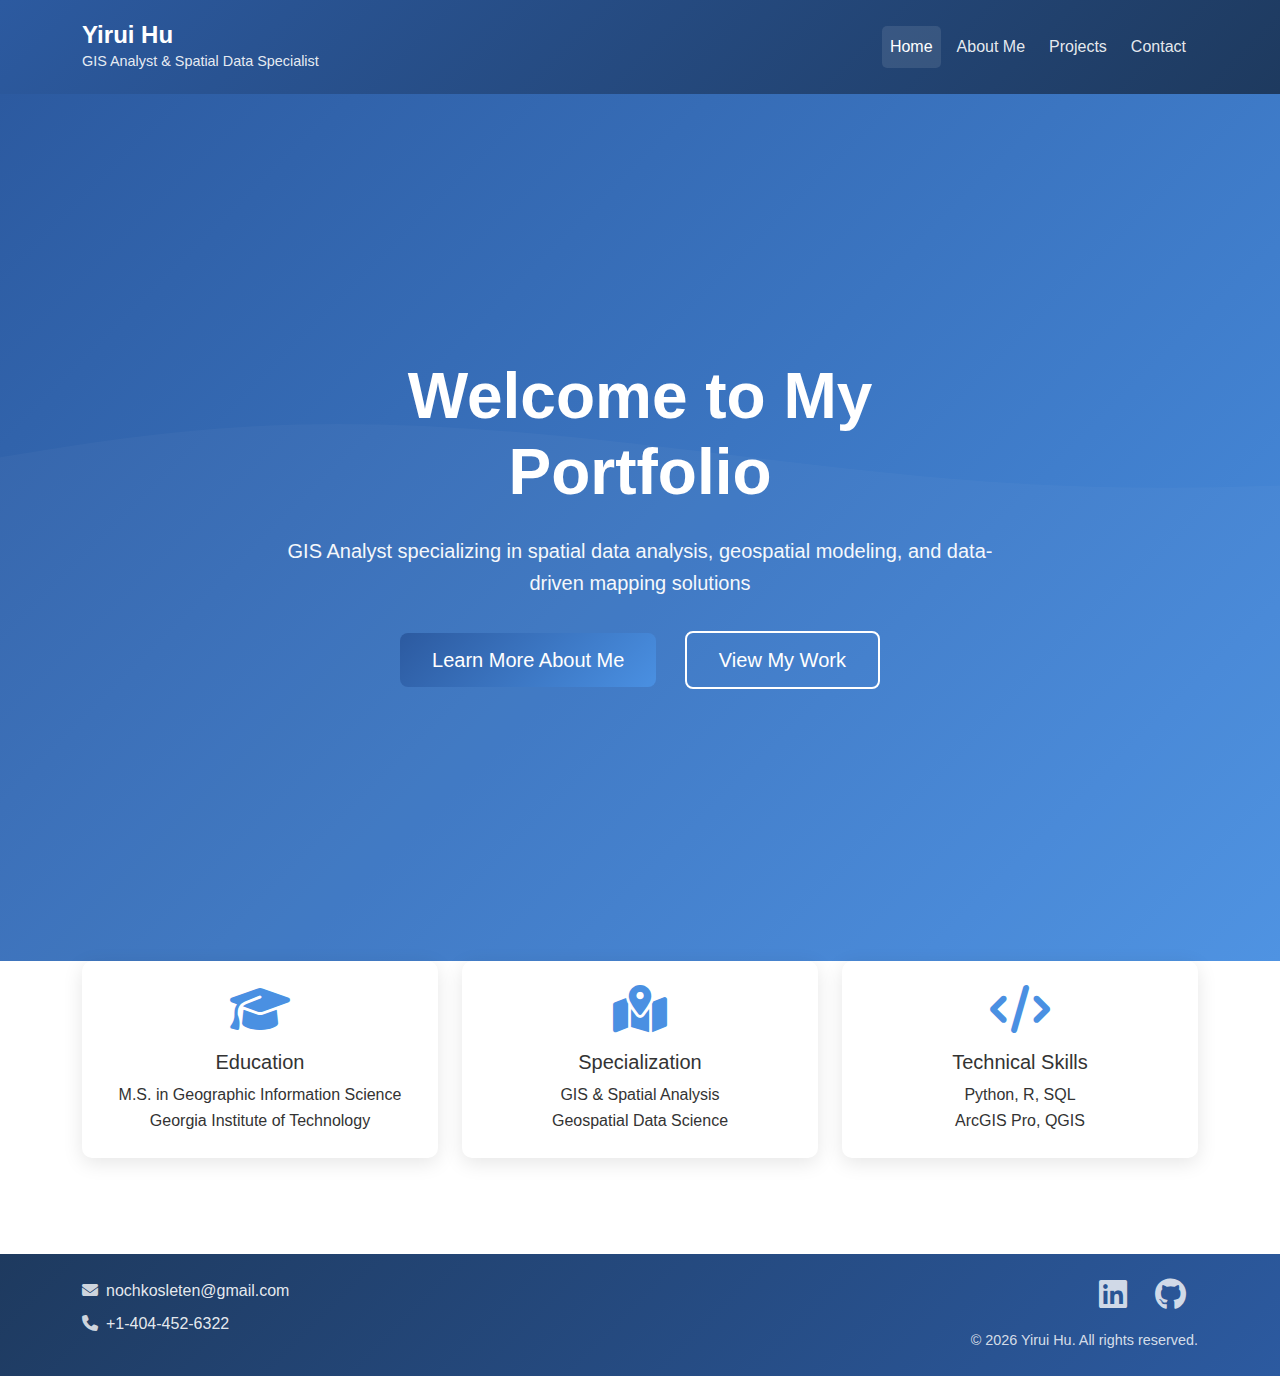
<file: index.html>
<!DOCTYPE html>
<html lang="en">
<head>
    <meta charset="UTF-8">
    <meta name="viewport" content="width=device-width, initial-scale=1.0">
    <meta name="description" content="Yirui Hu - GIS Analyst & Spatial Data Specialist Portfolio">
    <title>Yirui Hu | GIS Analyst</title>
    <!-- Bootstrap CSS -->
    <link href="https://cdn.jsdelivr.net/npm/bootstrap@5.3.0/dist/css/bootstrap.min.css" rel="stylesheet">
    <!-- Font Awesome for icons -->
    <link rel="stylesheet" href="https://cdnjs.cloudflare.com/ajax/libs/font-awesome/6.4.0/css/all.min.css">
    <!-- Custom CSS -->
    <link rel="stylesheet" href="css/styles.css">
</head>
<body>
    <!-- Header -->
    <header class="header-section">
        <nav class="navbar navbar-expand-lg navbar-dark">
            <div class="container">
                <a class="navbar-brand" href="index.html">
                    <h2 class="mb-0">Yirui Hu</h2>
                    <p class="profession mb-0">GIS Analyst & Spatial Data Specialist</p>
                </a>
                <button class="navbar-toggler" type="button" data-bs-toggle="collapse" data-bs-target="#navbarNav"
                        aria-controls="navbarNav" aria-expanded="false" aria-label="Toggle navigation">
                    <span class="navbar-toggler-icon"></span>
                </button>
                <div class="collapse navbar-collapse justify-content-end" id="navbarNav">
                    <ul class="navbar-nav">
                        <li class="nav-item">
                            <a class="nav-link active" href="index.html">Home</a>
                        </li>
                        <li class="nav-item">
                            <a class="nav-link" href="aboutme.html">About Me</a>
                        </li>
                        <li class="nav-item">
                            <a class="nav-link" href="projects.html">Projects</a>
                        </li>
                        <li class="nav-item">
                            <a class="nav-link" href="contact.html">Contact</a>
                        </li>
                    </ul>
                </div>
            </div>
        </nav>
    </header>

    <!-- Main Content -->
    <main>
        <!-- Hero Section -->
        <section class="hero-section">
            <div class="container">
                <div class="row align-items-center min-vh-75">
                    <div class="col-lg-8 mx-auto text-center">
                        <h1 class="display-3 fw-bold mb-4 fade-in">Welcome to My Portfolio</h1>
                        <p class="lead mb-4 fade-in-delay">
                            GIS Analyst specializing in spatial data analysis, geospatial modeling,
                            and data-driven mapping solutions
                        </p>
                        <div class="hero-buttons fade-in-delay-2">
                            <a href="aboutme.html" class="btn btn-primary btn-lg me-3">Learn More About Me</a>
                            <a href="projects.html" class="btn btn-outline-light btn-lg">View My Work</a>
                        </div>
                    </div>
                </div>
            </div>
        </section>

        <!-- Quick Overview Section -->
        <section class="overview-section py-5">
            <div class="container">
                <div class="row g-4">
                    <div class="col-md-4">
                        <div class="overview-card text-center p-4">
                            <div class="icon-wrapper mb-3">
                                <i class="fas fa-graduation-cap fa-3x"></i>
                            </div>
                            <h3 class="h5">Education</h3>
                            <p class="mb-0">M.S. in Geographic Information Science<br>Georgia Institute of Technology</p>
                        </div>
                    </div>
                    <div class="col-md-4">
                        <div class="overview-card text-center p-4">
                            <div class="icon-wrapper mb-3">
                                <i class="fas fa-map-marked-alt fa-3x"></i>
                            </div>
                            <h3 class="h5">Specialization</h3>
                            <p class="mb-0">GIS & Spatial Analysis<br>Geospatial Data Science</p>
                        </div>
                    </div>
                    <div class="col-md-4">
                        <div class="overview-card text-center p-4">
                            <div class="icon-wrapper mb-3">
                                <i class="fas fa-code fa-3x"></i>
                            </div>
                            <h3 class="h5">Technical Skills</h3>
                            <p class="mb-0">Python, R, SQL<br>ArcGIS Pro, QGIS</p>
                        </div>
                    </div>
                </div>
            </div>
        </section>
    </main>

    <!-- Footer -->
    <footer class="footer-section py-4">
        <div class="container">
            <div class="row">
                <div class="col-md-6 mb-3 mb-md-0">
                    <p class="mb-2"><i class="fas fa-envelope me-2"></i>nochkosleten@gmail.com</p>
                    <p class="mb-0"><i class="fas fa-phone me-2"></i>+1-404-452-6322</p>
                </div>
                <div class="col-md-6 text-md-end">
                    <div class="social-links mb-3">
                        <a href="https://www.linkedin.com/in/yirui-hu-13a015210/" target="_blank" class="social-icon" aria-label="LinkedIn">
                            <i class="fab fa-linkedin fa-2x"></i>
                        </a>
                        <a href="https://github.com/sherlyhu00" target="_blank" class="social-icon" aria-label="GitHub">
                            <i class="fab fa-github fa-2x"></i>
                        </a>
                    </div>
                    <p class="copyright mb-0">&copy; 2024 Yirui Hu. All rights reserved.</p>
                </div>
            </div>
        </div>
    </footer>

    <!-- Bootstrap JS -->
    <script src="https://cdn.jsdelivr.net/npm/bootstrap@5.3.0/dist/js/bootstrap.bundle.min.js"></script>
    <!-- Custom JS -->
    <script src="js/script.js"></script>
</body>
</html>
</file>
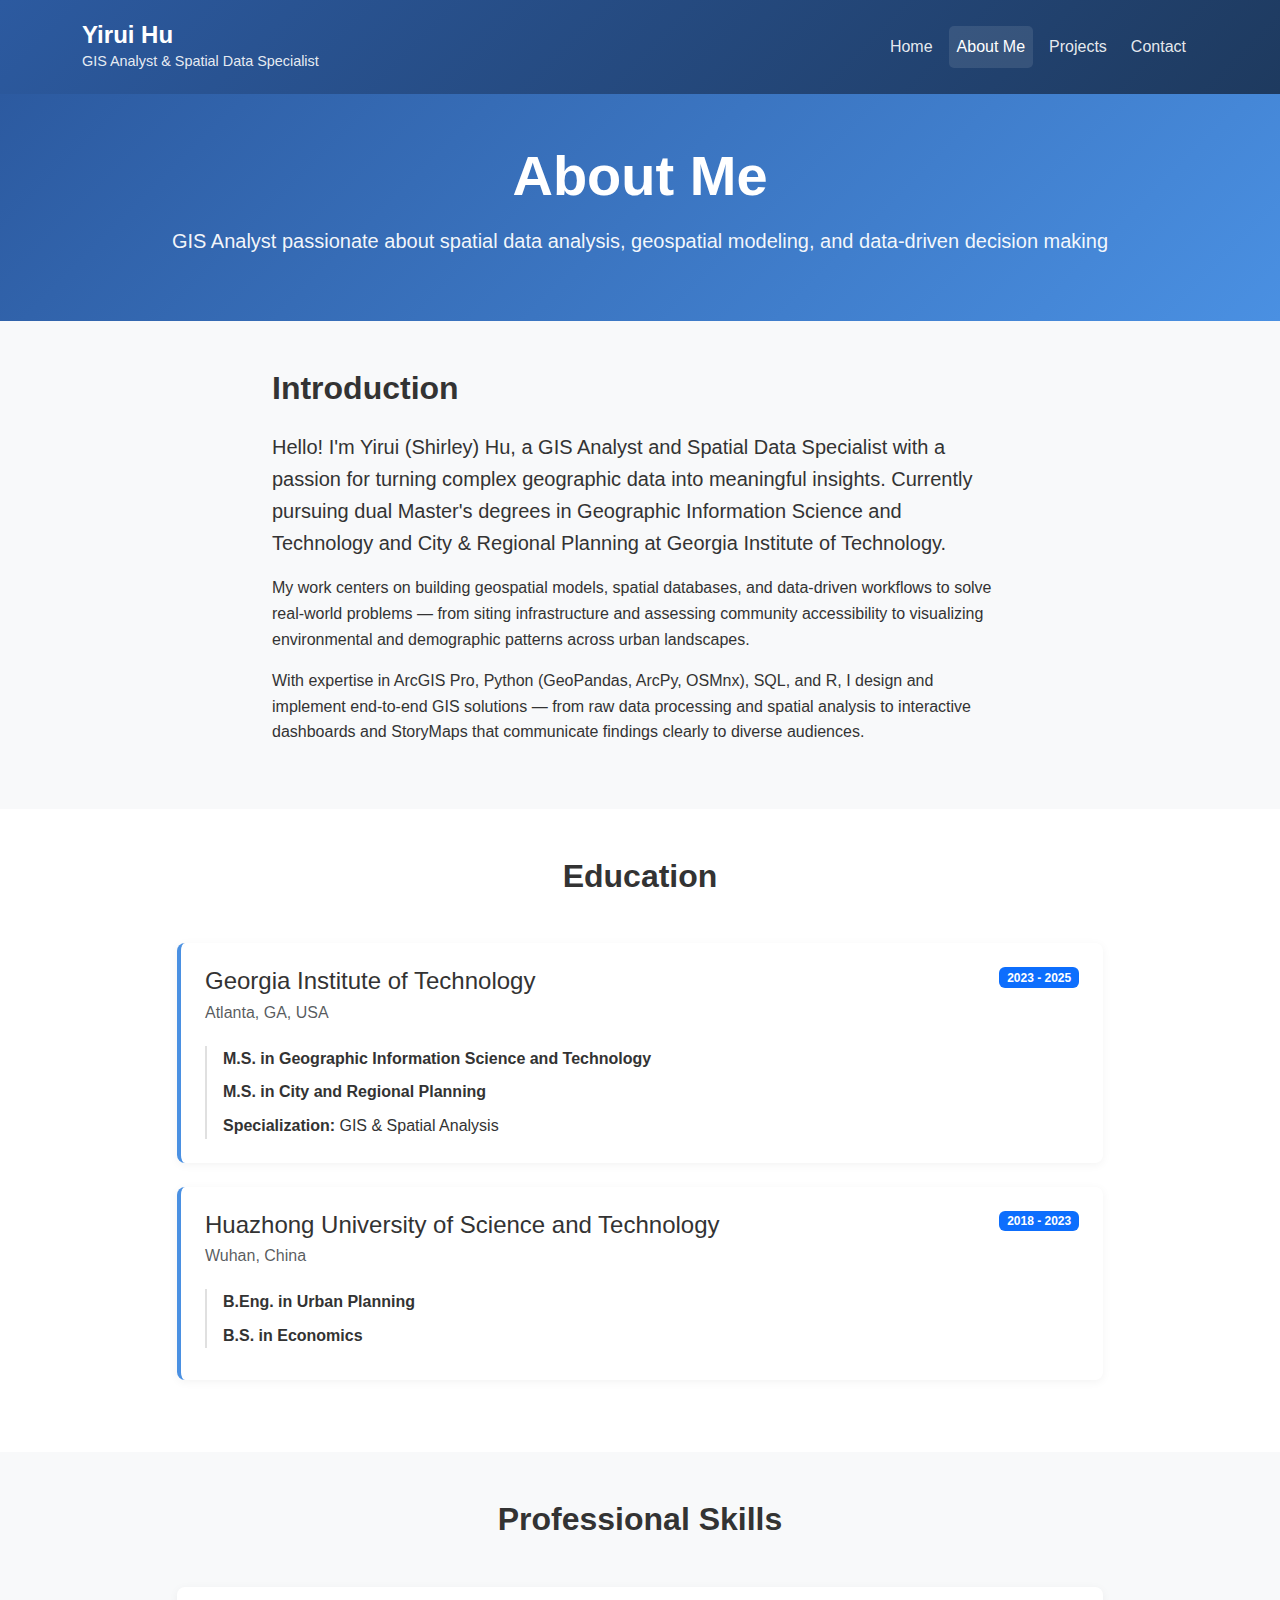
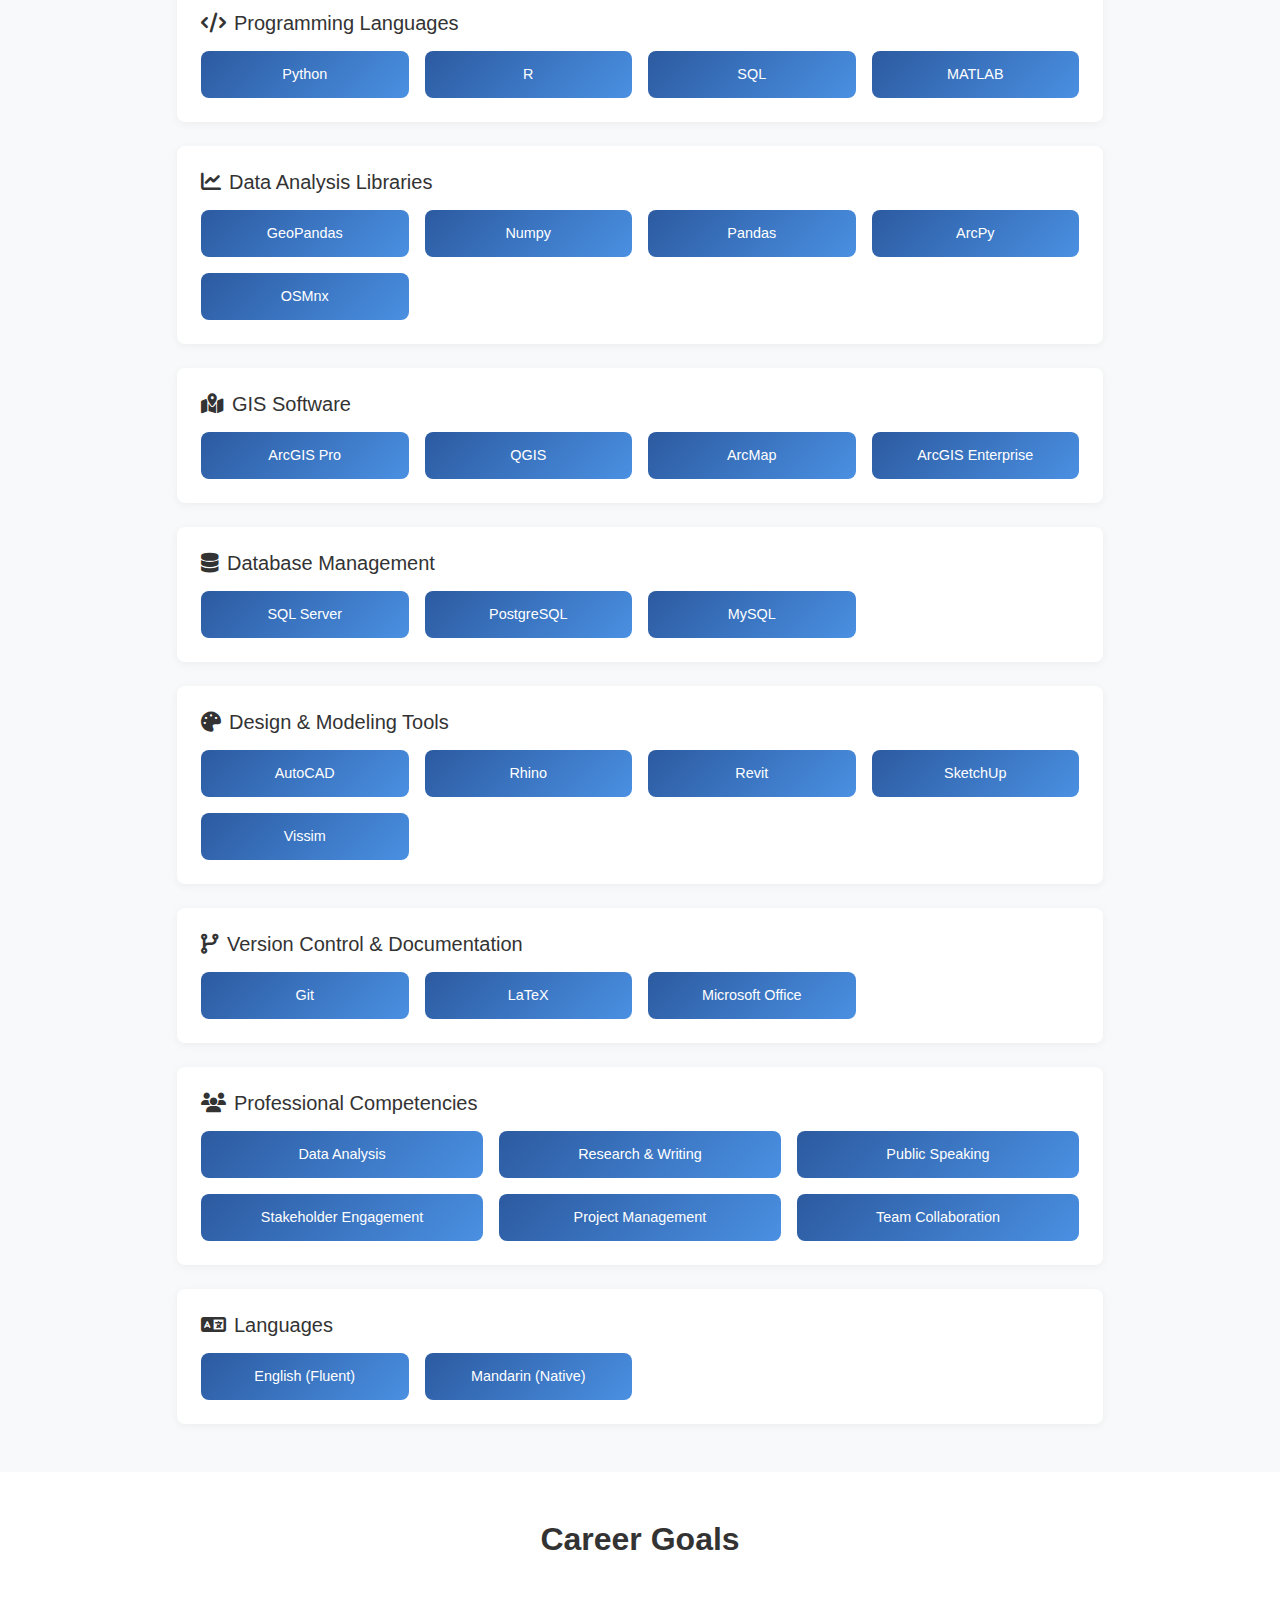
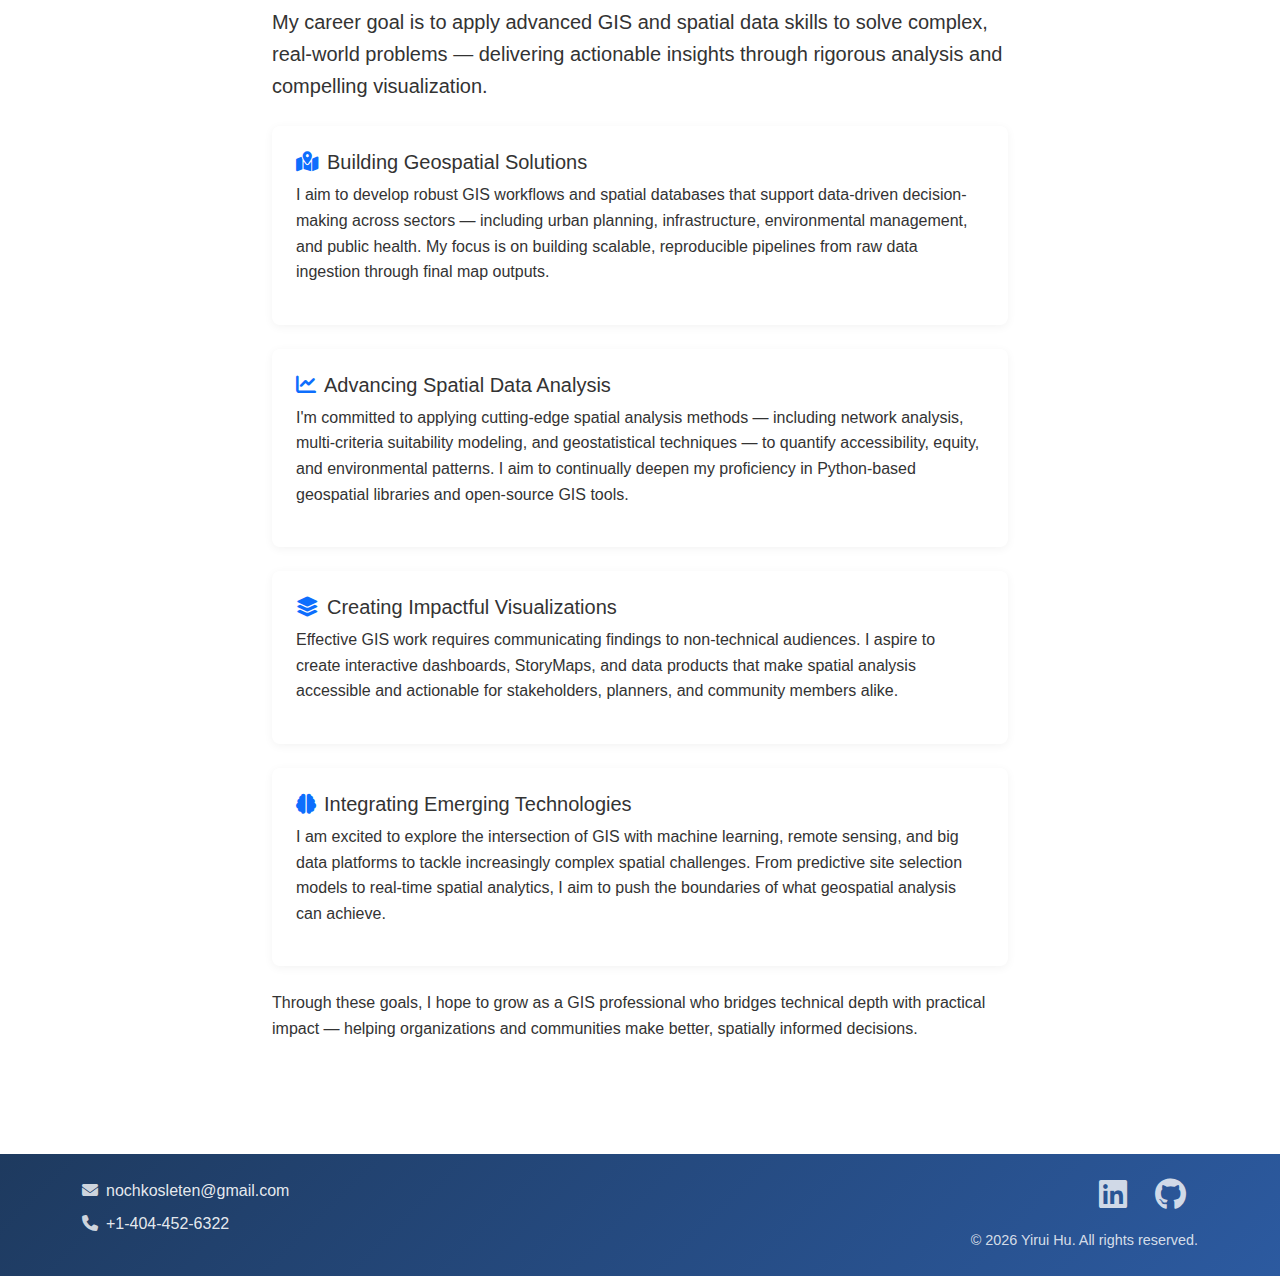
<file: aboutme.html>
<!DOCTYPE html>
<html lang="en">
<head>
    <meta charset="UTF-8">
    <meta name="viewport" content="width=device-width, initial-scale=1.0">
    <meta name="description" content="About Yirui Hu - GIS Analyst, Education, Skills, and Career Goals">
    <title>About Me | Yirui Hu</title>
    <!-- Bootstrap CSS -->
    <link href="https://cdn.jsdelivr.net/npm/bootstrap@5.3.0/dist/css/bootstrap.min.css" rel="stylesheet">
    <!-- Font Awesome for icons -->
    <link rel="stylesheet" href="https://cdnjs.cloudflare.com/ajax/libs/font-awesome/6.4.0/css/all.min.css">
    <!-- Custom CSS -->
    <link rel="stylesheet" href="css/styles.css">
</head>
<body>
    <!-- Header -->
    <header class="header-section">
        <nav class="navbar navbar-expand-lg navbar-dark">
            <div class="container">
                <a class="navbar-brand" href="index.html">
                    <h2 class="mb-0">Yirui Hu</h2>
                    <p class="profession mb-0">GIS Analyst & Spatial Data Specialist</p>
                </a>
                <button class="navbar-toggler" type="button" data-bs-toggle="collapse" data-bs-target="#navbarNav"
                        aria-controls="navbarNav" aria-expanded="false" aria-label="Toggle navigation">
                    <span class="navbar-toggler-icon"></span>
                </button>
                <div class="collapse navbar-collapse justify-content-end" id="navbarNav">
                    <ul class="navbar-nav">
                        <li class="nav-item">
                            <a class="nav-link" href="index.html">Home</a>
                        </li>
                        <li class="nav-item">
                            <a class="nav-link active" href="aboutme.html">About Me</a>
                        </li>
                        <li class="nav-item">
                            <a class="nav-link" href="projects.html">Projects</a>
                        </li>
                        <li class="nav-item">
                            <a class="nav-link" href="contact.html">Contact</a>
                        </li>
                    </ul>
                </div>
            </div>
        </nav>
    </header>

    <!-- Main Content -->
    <main>
        <!-- Page Header -->
        <section class="page-header py-5">
            <div class="container">
                <h1 class="display-4 fw-bold text-center mb-3">About Me</h1>
                <p class="lead text-center">GIS Analyst passionate about spatial data analysis, geospatial modeling, and data-driven decision making</p>
            </div>
        </section>

        <!-- Introduction Section -->
        <section class="intro-section py-5 bg-light">
            <div class="container">
                <div class="row align-items-center">
                    <div class="col-lg-8 mx-auto">
                        <div class="intro-content">
                            <h2 class="mb-4">Introduction</h2>
                            <p class="lead">
                                Hello! I'm Yirui (Shirley) Hu, a GIS Analyst and Spatial Data Specialist with a passion for
                                turning complex geographic data into meaningful insights. Currently pursuing dual Master's
                                degrees in Geographic Information Science and Technology and City & Regional Planning at
                                Georgia Institute of Technology.
                            </p>
                            <p>
                                My work centers on building geospatial models, spatial databases, and data-driven workflows
                                to solve real-world problems — from siting infrastructure and assessing community accessibility
                                to visualizing environmental and demographic patterns across urban landscapes.
                            </p>
                            <p>
                                With expertise in ArcGIS Pro, Python (GeoPandas, ArcPy, OSMnx), SQL, and R, I design and
                                implement end-to-end GIS solutions — from raw data processing and spatial analysis to
                                interactive dashboards and StoryMaps that communicate findings clearly to diverse audiences.
                            </p>
                        </div>
                    </div>
                </div>
            </div>
        </section>

        <!-- Education Section -->
        <section class="education-section py-5">
            <div class="container">
                <h2 class="text-center mb-5">Education</h2>
                <div class="row">
                    <div class="col-lg-10 mx-auto">
                        <!-- Georgia Tech -->
                        <div class="education-item mb-4">
                            <div class="d-flex justify-content-between align-items-start mb-2">
                                <div>
                                    <h3 class="h4 mb-1">Georgia Institute of Technology</h3>
                                    <p class="text-muted mb-1">Atlanta, GA, USA</p>
                                </div>
                                <span class="badge bg-primary">2023 - 2025</span>
                            </div>
                            <div class="degree-info">
                                <p class="mb-2"><strong>M.S. in Geographic Information Science and Technology</strong></p>
                                <p class="mb-2"><strong>M.S. in City and Regional Planning</strong></p>
                                <p class="mb-0"><strong>Specialization:</strong> GIS & Spatial Analysis</p>
                            </div>
                        </div>

                        <!-- HUST - Dual Degree -->
                        <div class="education-item mb-4">
                            <div class="d-flex justify-content-between align-items-start mb-2">
                                <div>
                                    <h3 class="h4 mb-1">Huazhong University of Science and Technology</h3>
                                    <p class="text-muted mb-1">Wuhan, China</p>
                                </div>
                                <span class="badge bg-primary">2018 - 2023</span>
                            </div>
                            <div class="degree-info">
                                <p class="mb-2"><strong>B.Eng. in Urban Planning</strong></p>
                                <p class="mb-2"><strong>B.S. in Economics</strong></p>
                            </div>
                        </div>
                    </div>
                </div>
            </div>
        </section>

        <!-- Professional Skills Section -->
        <section class="skills-section py-5 bg-light">
            <div class="container">
                <h2 class="text-center mb-5">Professional Skills</h2>
                <div class="row">
                    <div class="col-lg-10 mx-auto">
                        <!-- Programming Languages -->
                        <div class="skill-category mb-4">
                            <h3 class="h5 mb-3"><i class="fas fa-code me-2"></i>Programming Languages</h3>
                            <div class="row g-3">
                                <div class="col-md-3 col-6">
                                    <div class="skill-badge">Python</div>
                                </div>
                                <div class="col-md-3 col-6">
                                    <div class="skill-badge">R</div>
                                </div>
                                <div class="col-md-3 col-6">
                                    <div class="skill-badge">SQL</div>
                                </div>
                                <div class="col-md-3 col-6">
                                    <div class="skill-badge">MATLAB</div>
                                </div>
                            </div>
                        </div>

                        <!-- Data Analysis -->
                        <div class="skill-category mb-4">
                            <h3 class="h5 mb-3"><i class="fas fa-chart-line me-2"></i>Data Analysis Libraries</h3>
                            <div class="row g-3">
                                <div class="col-md-3 col-6">
                                    <div class="skill-badge">GeoPandas</div>
                                </div>
                                <div class="col-md-3 col-6">
                                    <div class="skill-badge">Numpy</div>
                                </div>
                                <div class="col-md-3 col-6">
                                    <div class="skill-badge">Pandas</div>
                                </div>
                                <div class="col-md-3 col-6">
                                    <div class="skill-badge">ArcPy</div>
                                </div>
                                <div class="col-md-3 col-6">
                                    <div class="skill-badge">OSMnx</div>
                                </div>
                            </div>
                        </div>

                        <!-- GIS Software -->
                        <div class="skill-category mb-4">
                            <h3 class="h5 mb-3"><i class="fas fa-map-marked-alt me-2"></i>GIS Software</h3>
                            <div class="row g-3">
                                <div class="col-md-3 col-6">
                                    <div class="skill-badge">ArcGIS Pro</div>
                                </div>
                                <div class="col-md-3 col-6">
                                    <div class="skill-badge">QGIS</div>
                                </div>
                                <div class="col-md-3 col-6">
                                    <div class="skill-badge">ArcMap</div>
                                </div>
                                <div class="col-md-3 col-6">
                                    <div class="skill-badge">ArcGIS Enterprise</div>
                                </div>
                            </div>
                        </div>

                        <!-- Database Management -->
                        <div class="skill-category mb-4">
                            <h3 class="h5 mb-3"><i class="fas fa-database me-2"></i>Database Management</h3>
                            <div class="row g-3">
                                <div class="col-md-3 col-6">
                                    <div class="skill-badge">SQL Server</div>
                                </div>
                                <div class="col-md-3 col-6">
                                    <div class="skill-badge">PostgreSQL</div>
                                </div>
                                <div class="col-md-3 col-6">
                                    <div class="skill-badge">MySQL</div>
                                </div>
                            </div>
                        </div>

                        <!-- Design & Modeling Tools -->
                        <div class="skill-category mb-4">
                            <h3 class="h5 mb-3"><i class="fas fa-palette me-2"></i>Design & Modeling Tools</h3>
                            <div class="row g-3">
                                <div class="col-md-3 col-6">
                                    <div class="skill-badge">AutoCAD</div>
                                </div>
                                <div class="col-md-3 col-6">
                                    <div class="skill-badge">Rhino</div>
                                </div>
                                <div class="col-md-3 col-6">
                                    <div class="skill-badge">Revit</div>
                                </div>
                                <div class="col-md-3 col-6">
                                    <div class="skill-badge">SketchUp</div>
                                </div>
                                <div class="col-md-3 col-6">
                                    <div class="skill-badge">Vissim</div>
                                </div>
                            </div>
                        </div>

                        <!-- Version Control & Writing -->
                        <div class="skill-category mb-4">
                            <h3 class="h5 mb-3"><i class="fas fa-code-branch me-2"></i>Version Control & Documentation</h3>
                            <div class="row g-3">
                                <div class="col-md-3 col-6">
                                    <div class="skill-badge">Git</div>
                                </div>
                                <div class="col-md-3 col-6">
                                    <div class="skill-badge">LaTeX</div>
                                </div>
                                <div class="col-md-3 col-6">
                                    <div class="skill-badge">Microsoft Office</div>
                                </div>
                            </div>
                        </div>

                        <!-- Soft Skills -->
                        <div class="skill-category mb-4">
                            <h3 class="h5 mb-3"><i class="fas fa-users me-2"></i>Professional Competencies</h3>
                            <div class="row g-3">
                                <div class="col-md-4 col-6">
                                    <div class="skill-badge">Data Analysis</div>
                                </div>
                                <div class="col-md-4 col-6">
                                    <div class="skill-badge">Research & Writing</div>
                                </div>
                                <div class="col-md-4 col-6">
                                    <div class="skill-badge">Public Speaking</div>
                                </div>
                                <div class="col-md-4 col-6">
                                    <div class="skill-badge">Stakeholder Engagement</div>
                                </div>
                                <div class="col-md-4 col-6">
                                    <div class="skill-badge">Project Management</div>
                                </div>
                                <div class="col-md-4 col-6">
                                    <div class="skill-badge">Team Collaboration</div>
                                </div>
                            </div>
                        </div>

                        <!-- Languages -->
                        <div class="skill-category">
                            <h3 class="h5 mb-3"><i class="fas fa-language me-2"></i>Languages</h3>
                            <div class="row g-3">
                                <div class="col-md-3 col-6">
                                    <div class="skill-badge">English (Fluent)</div>
                                </div>
                                <div class="col-md-3 col-6">
                                    <div class="skill-badge">Mandarin (Native)</div>
                                </div>
                            </div>
                        </div>
                    </div>
                </div>
            </div>
        </section>

        <!-- Career Goals Section -->
        <section class="career-goals-section py-5">
            <div class="container">
                <h2 class="text-center mb-5">Career Goals</h2>
                <div class="row">
                    <div class="col-lg-8 mx-auto">
                        <div class="goals-content">
                            <p class="lead mb-4">
                                My career goal is to apply advanced GIS and spatial data skills to solve complex,
                                real-world problems — delivering actionable insights through rigorous analysis and
                                compelling visualization.
                            </p>

                            <div class="goal-item mb-4">
                                <h3 class="h5 mb-2"><i class="fas fa-map-marked-alt me-2 text-primary"></i>Building Geospatial Solutions</h3>
                                <p>
                                    I aim to develop robust GIS workflows and spatial databases that support data-driven
                                    decision-making across sectors — including urban planning, infrastructure, environmental
                                    management, and public health. My focus is on building scalable, reproducible pipelines
                                    from raw data ingestion through final map outputs.
                                </p>
                            </div>

                            <div class="goal-item mb-4">
                                <h3 class="h5 mb-2"><i class="fas fa-chart-line me-2 text-primary"></i>Advancing Spatial Data Analysis</h3>
                                <p>
                                    I'm committed to applying cutting-edge spatial analysis methods — including network
                                    analysis, multi-criteria suitability modeling, and geostatistical techniques — to
                                    quantify accessibility, equity, and environmental patterns. I aim to continually deepen
                                    my proficiency in Python-based geospatial libraries and open-source GIS tools.
                                </p>
                            </div>

                            <div class="goal-item mb-4">
                                <h3 class="h5 mb-2"><i class="fas fa-layer-group me-2 text-primary"></i>Creating Impactful Visualizations</h3>
                                <p>
                                    Effective GIS work requires communicating findings to non-technical audiences. I aspire
                                    to create interactive dashboards, StoryMaps, and data products that make spatial analysis
                                    accessible and actionable for stakeholders, planners, and community members alike.
                                </p>
                            </div>

                            <div class="goal-item mb-4">
                                <h3 class="h5 mb-2"><i class="fas fa-brain me-2 text-primary"></i>Integrating Emerging Technologies</h3>
                                <p>
                                    I am excited to explore the intersection of GIS with machine learning, remote sensing,
                                    and big data platforms to tackle increasingly complex spatial challenges. From
                                    predictive site selection models to real-time spatial analytics, I aim to push the
                                    boundaries of what geospatial analysis can achieve.
                                </p>
                            </div>

                            <p class="mt-4">
                                Through these goals, I hope to grow as a GIS professional who bridges technical depth
                                with practical impact — helping organizations and communities make better, spatially
                                informed decisions.
                            </p>
                        </div>
                    </div>
                </div>
            </div>
        </section>
    </main>

    <!-- Footer -->
    <footer class="footer-section py-4">
        <div class="container">
            <div class="row">
                <div class="col-md-6 mb-3 mb-md-0">
                    <p class="mb-2"><i class="fas fa-envelope me-2"></i>nochkosleten@gmail.com</p>
                    <p class="mb-0"><i class="fas fa-phone me-2"></i>+1-404-452-6322</p>
                </div>
                <div class="col-md-6 text-md-end">
                    <div class="social-links mb-3">
                        <a href="https://www.linkedin.com/in/yirui-hu-13a015210/" target="_blank" class="social-icon" aria-label="LinkedIn">
                            <i class="fab fa-linkedin fa-2x"></i>
                        </a>
                        <a href="https://github.com/sherlyhu00" target="_blank" class="social-icon" aria-label="GitHub">
                            <i class="fab fa-github fa-2x"></i>
                        </a>
                    </div>
                    <p class="copyright mb-0">&copy; 2024 Yirui Hu. All rights reserved.</p>
                </div>
            </div>
        </div>
    </footer>

    <!-- Bootstrap JS -->
    <script src="https://cdn.jsdelivr.net/npm/bootstrap@5.3.0/dist/js/bootstrap.bundle.min.js"></script>
    <!-- Custom JS -->
    <script src="js/script.js"></script>
</body>
</html>
</file>
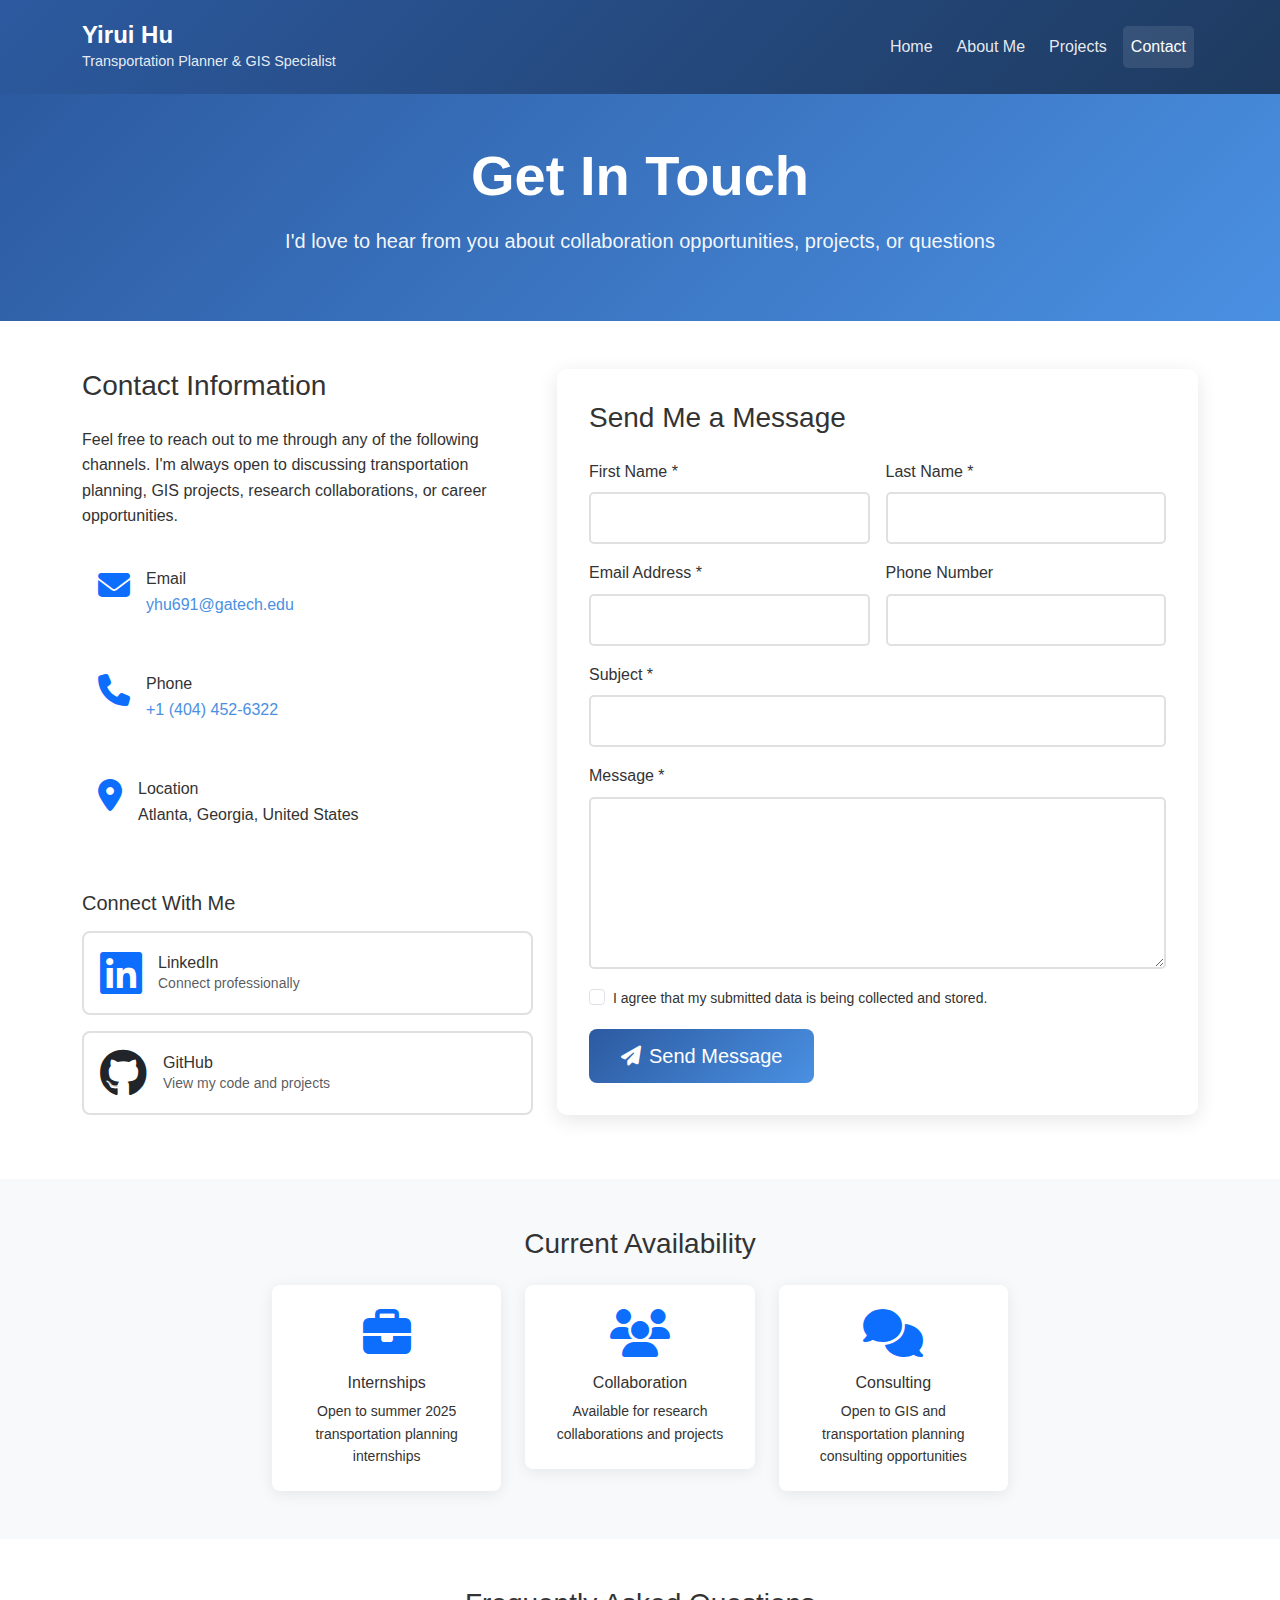
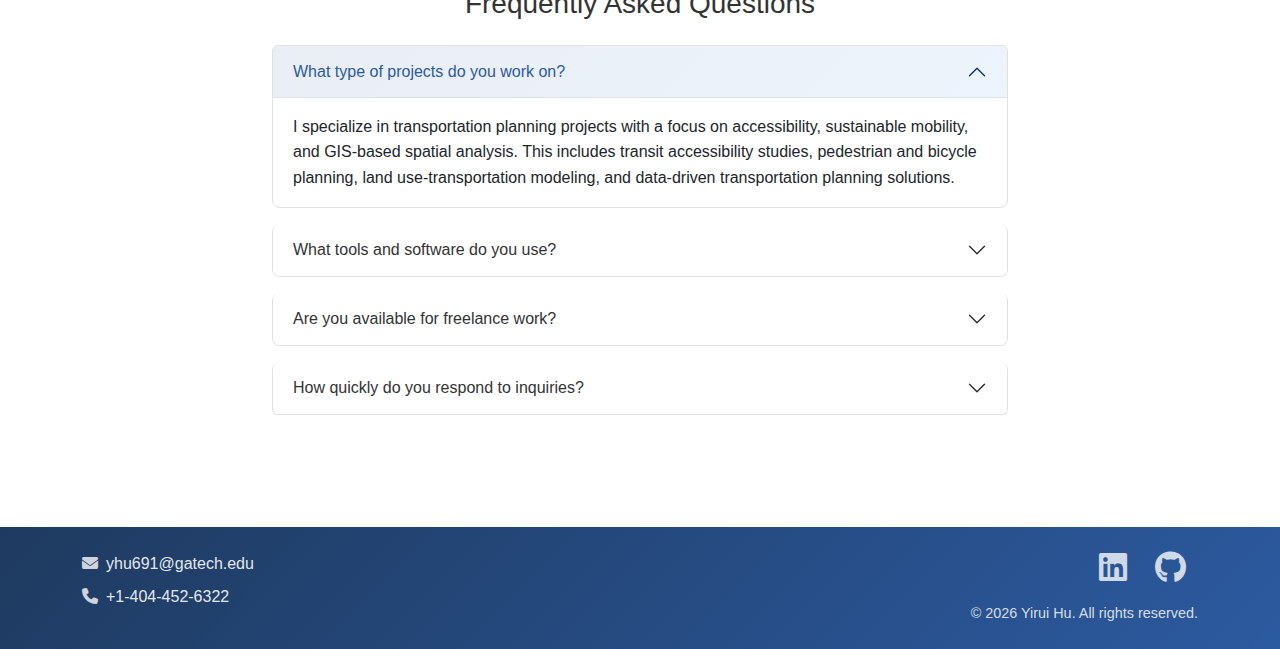
<file: contact.html>
<!DOCTYPE html>
<html lang="en">
<head>
    <meta charset="UTF-8">
    <meta name="viewport" content="width=device-width, initial-scale=1.0">
    <meta name="description" content="Contact Yirui Hu - Transportation Planner">
    <title>Contact | Yirui Hu</title>
    <!-- Bootstrap CSS -->
    <link href="https://cdn.jsdelivr.net/npm/bootstrap@5.3.0/dist/css/bootstrap.min.css" rel="stylesheet">
    <!-- Font Awesome for icons -->
    <link rel="stylesheet" href="https://cdnjs.cloudflare.com/ajax/libs/font-awesome/6.4.0/css/all.min.css">
    <!-- Custom CSS -->
    <link rel="stylesheet" href="css/styles.css">
</head>
<body>
    <!-- Header -->
    <header class="header-section">
        <nav class="navbar navbar-expand-lg navbar-dark">
            <div class="container">
                <a class="navbar-brand" href="index.html">
                    <h2 class="mb-0">Yirui Hu</h2>
                    <p class="profession mb-0">Transportation Planner & GIS Specialist</p>
                </a>
                <button class="navbar-toggler" type="button" data-bs-toggle="collapse" data-bs-target="#navbarNav"
                        aria-controls="navbarNav" aria-expanded="false" aria-label="Toggle navigation">
                    <span class="navbar-toggler-icon"></span>
                </button>
                <div class="collapse navbar-collapse justify-content-end" id="navbarNav">
                    <ul class="navbar-nav">
                        <li class="nav-item">
                            <a class="nav-link" href="index.html">Home</a>
                        </li>
                        <li class="nav-item">
                            <a class="nav-link" href="aboutme.html">About Me</a>
                        </li>
                        <li class="nav-item">
                            <a class="nav-link" href="projects.html">Projects</a>
                        </li>
                        <li class="nav-item">
                            <a class="nav-link active" href="contact.html">Contact</a>
                        </li>
                    </ul>
                </div>
            </div>
        </nav>
    </header>

    <!-- Main Content -->
    <main>
        <!-- Page Header -->
        <section class="page-header py-5">
            <div class="container">
                <h1 class="display-4 fw-bold text-center mb-3">Get In Touch</h1>
                <p class="lead text-center">I'd love to hear from you about collaboration opportunities, projects, or questions</p>
            </div>
        </section>

        <!-- Contact Section -->
        <section class="contact-section py-5">
            <div class="container">
                <div class="row">
                    <!-- Contact Information -->
                    <div class="col-lg-5 mb-5 mb-lg-0">
                        <h2 class="h3 mb-4">Contact Information</h2>
                        <p class="mb-4">
                            Feel free to reach out to me through any of the following channels. I'm always open to
                            discussing transportation planning, GIS projects, research collaborations, or career opportunities.
                        </p>

                        <div class="contact-info-item mb-4">
                            <div class="d-flex align-items-start">
                                <div class="contact-icon me-3">
                                    <i class="fas fa-envelope fa-2x text-primary"></i>
                                </div>
                                <div>
                                    <h3 class="h6 mb-1">Email</h3>
                                    <a href="mailto:yhu691@gatech.edu" class="contact-link">yhu691@gatech.edu</a>
                                </div>
                            </div>
                        </div>

                        <div class="contact-info-item mb-4">
                            <div class="d-flex align-items-start">
                                <div class="contact-icon me-3">
                                    <i class="fas fa-phone fa-2x text-primary"></i>
                                </div>
                                <div>
                                    <h3 class="h6 mb-1">Phone</h3>
                                    <a href="tel:+14044526322" class="contact-link">+1 (404) 452-6322</a>
                                </div>
                            </div>
                        </div>

                        <div class="contact-info-item mb-4">
                            <div class="d-flex align-items-start">
                                <div class="contact-icon me-3">
                                    <i class="fas fa-map-marker-alt fa-2x text-primary"></i>
                                </div>
                                <div>
                                    <h3 class="h6 mb-1">Location</h3>
                                    <p class="mb-0">Atlanta, Georgia, United States</p>
                                </div>
                            </div>
                        </div>

                        <div class="social-section mt-5">
                            <h3 class="h5 mb-3">Connect With Me</h3>
                            <div class="social-links-large">
                                <a href="https://www.linkedin.com/in/yirui-shirley-hu/" target="_blank"
                                   class="social-link-card d-flex align-items-center p-3 mb-3">
                                    <i class="fab fa-linkedin fa-3x text-primary me-3"></i>
                                    <div>
                                        <h4 class="h6 mb-0">LinkedIn</h4>
                                        <p class="small text-muted mb-0">Connect professionally</p>
                                    </div>
                                </a>

                                <a href="https://github.com/YiruiHu" target="_blank"
                                   class="social-link-card d-flex align-items-center p-3 mb-3">
                                    <i class="fab fa-github fa-3x text-dark me-3"></i>
                                    <div>
                                        <h4 class="h6 mb-0">GitHub</h4>
                                        <p class="small text-muted mb-0">View my code and projects</p>
                                    </div>
                                </a>
                            </div>
                        </div>
                    </div>

                    <!-- Contact Form -->
                    <div class="col-lg-7">
                        <div class="contact-form-wrapper">
                            <h2 class="h3 mb-4">Send Me a Message</h2>
                            <form id="contactForm" class="contact-form">
                                <div class="row g-3">
                                    <div class="col-md-6">
                                        <label for="firstName" class="form-label">First Name *</label>
                                        <input type="text" class="form-control" id="firstName" name="firstName" required>
                                    </div>
                                    <div class="col-md-6">
                                        <label for="lastName" class="form-label">Last Name *</label>
                                        <input type="text" class="form-control" id="lastName" name="lastName" required>
                                    </div>
                                    <div class="col-md-6">
                                        <label for="email" class="form-label">Email Address *</label>
                                        <input type="email" class="form-control" id="email" name="email" required>
                                    </div>
                                    <div class="col-md-6">
                                        <label for="phone" class="form-label">Phone Number</label>
                                        <input type="tel" class="form-control" id="phone" name="phone">
                                    </div>
                                    <div class="col-12">
                                        <label for="subject" class="form-label">Subject *</label>
                                        <input type="text" class="form-control" id="subject" name="subject" required>
                                    </div>
                                    <div class="col-12">
                                        <label for="message" class="form-label">Message *</label>
                                        <textarea class="form-control" id="message" name="message" rows="6" required></textarea>
                                    </div>
                                    <div class="col-12">
                                        <div class="form-check">
                                            <input class="form-check-input" type="checkbox" id="privacyCheck" required>
                                            <label class="form-check-label small" for="privacyCheck">
                                                I agree that my submitted data is being collected and stored.
                                            </label>
                                        </div>
                                    </div>
                                    <div class="col-12">
                                        <button type="submit" class="btn btn-primary btn-lg">
                                            <i class="fas fa-paper-plane me-2"></i>Send Message
                                        </button>
                                    </div>
                                </div>
                            </form>
                            <div id="formMessage" class="alert mt-3 d-none"></div>
                        </div>
                    </div>
                </div>
            </div>
        </section>

        <!-- Availability Section -->
        <section class="availability-section py-5 bg-light">
            <div class="container">
                <div class="row">
                    <div class="col-lg-8 mx-auto text-center">
                        <h2 class="h3 mb-4">Current Availability</h2>
                        <div class="row g-4">
                            <div class="col-md-4">
                                <div class="availability-card p-4">
                                    <i class="fas fa-briefcase fa-3x text-primary mb-3"></i>
                                    <h3 class="h6 mb-2">Internships</h3>
                                    <p class="small mb-0">Open to summer 2025 transportation planning internships</p>
                                </div>
                            </div>
                            <div class="col-md-4">
                                <div class="availability-card p-4">
                                    <i class="fas fa-users fa-3x text-primary mb-3"></i>
                                    <h3 class="h6 mb-2">Collaboration</h3>
                                    <p class="small mb-0">Available for research collaborations and projects</p>
                                </div>
                            </div>
                            <div class="col-md-4">
                                <div class="availability-card p-4">
                                    <i class="fas fa-comments fa-3x text-primary mb-3"></i>
                                    <h3 class="h6 mb-2">Consulting</h3>
                                    <p class="small mb-0">Open to GIS and transportation planning consulting opportunities</p>
                                </div>
                            </div>
                        </div>
                    </div>
                </div>
            </div>
        </section>

        <!-- FAQ Section -->
        <section class="faq-section py-5">
            <div class="container">
                <div class="row">
                    <div class="col-lg-8 mx-auto">
                        <h2 class="h3 mb-4 text-center">Frequently Asked Questions</h2>
                        <div class="accordion" id="faqAccordion">
                            <div class="accordion-item">
                                <h3 class="accordion-header">
                                    <button class="accordion-button" type="button" data-bs-toggle="collapse"
                                            data-bs-target="#faq1" aria-expanded="true">
                                        What type of projects do you work on?
                                    </button>
                                </h3>
                                <div id="faq1" class="accordion-collapse collapse show" data-bs-parent="#faqAccordion">
                                    <div class="accordion-body">
                                        I specialize in transportation planning projects with a focus on accessibility,
                                        sustainable mobility, and GIS-based spatial analysis. This includes transit accessibility
                                        studies, pedestrian and bicycle planning, land use-transportation modeling, and
                                        data-driven transportation planning solutions.
                                    </div>
                                </div>
                            </div>

                            <div class="accordion-item">
                                <h3 class="accordion-header">
                                    <button class="accordion-button collapsed" type="button" data-bs-toggle="collapse"
                                            data-bs-target="#faq2">
                                        What tools and software do you use?
                                    </button>
                                </h3>
                                <div id="faq2" class="accordion-collapse collapse" data-bs-parent="#faqAccordion">
                                    <div class="accordion-body">
                                        I'm proficient in ArcGIS Pro, QGIS, Python (including GeoPandas, ArcPy, OSMnx),
                                        R, SQL, and various database management systems. I also have experience with
                                        AutoCAD and design tools for creating planning visualizations.
                                    </div>
                                </div>
                            </div>

                            <div class="accordion-item">
                                <h3 class="accordion-header">
                                    <button class="accordion-button collapsed" type="button" data-bs-toggle="collapse"
                                            data-bs-target="#faq3">
                                        Are you available for freelance work?
                                    </button>
                                </h3>
                                <div id="faq3" class="accordion-collapse collapse" data-bs-parent="#faqAccordion">
                                    <div class="accordion-body">
                                        Yes, I'm open to freelance consulting opportunities in transportation planning,
                                        GIS analysis, and data visualization. Please reach out via email to discuss your
                                        project needs and timeline.
                                    </div>
                                </div>
                            </div>

                            <div class="accordion-item">
                                <h3 class="accordion-header">
                                    <button class="accordion-button collapsed" type="button" data-bs-toggle="collapse"
                                            data-bs-target="#faq4">
                                        How quickly do you respond to inquiries?
                                    </button>
                                </h3>
                                <div id="faq4" class="accordion-collapse collapse" data-bs-parent="#faqAccordion">
                                    <div class="accordion-body">
                                        I typically respond to all inquiries within 24-48 hours during weekdays. For
                                        urgent matters, please indicate so in your subject line, and I'll do my best
                                        to respond more quickly.
                                    </div>
                                </div>
                            </div>
                        </div>
                    </div>
                </div>
            </div>
        </section>
    </main>

    <!-- Footer -->
    <footer class="footer-section py-4">
        <div class="container">
            <div class="row">
                <div class="col-md-6 mb-3 mb-md-0">
                    <p class="mb-2"><i class="fas fa-envelope me-2"></i>yhu691@gatech.edu</p>
                    <p class="mb-0"><i class="fas fa-phone me-2"></i>+1-404-452-6322</p>
                </div>
                <div class="col-md-6 text-md-end">
                    <div class="social-links mb-3">
                        <a href="https://www.linkedin.com/in/yirui-shirley-hu/" target="_blank" class="social-icon" aria-label="LinkedIn">
                            <i class="fab fa-linkedin fa-2x"></i>
                        </a>
                        <a href="https://github.com/YiruiHu" target="_blank" class="social-icon" aria-label="GitHub">
                            <i class="fab fa-github fa-2x"></i>
                        </a>
                    </div>
                    <p class="copyright mb-0">&copy; 2024 Yirui Hu. All rights reserved.</p>
                </div>
            </div>
        </div>
    </footer>

    <!-- Bootstrap JS -->
    <script src="https://cdn.jsdelivr.net/npm/bootstrap@5.3.0/dist/js/bootstrap.bundle.min.js"></script>
    <!-- Custom JS -->
    <script src="js/script.js"></script>
</body>
</html>
</file>
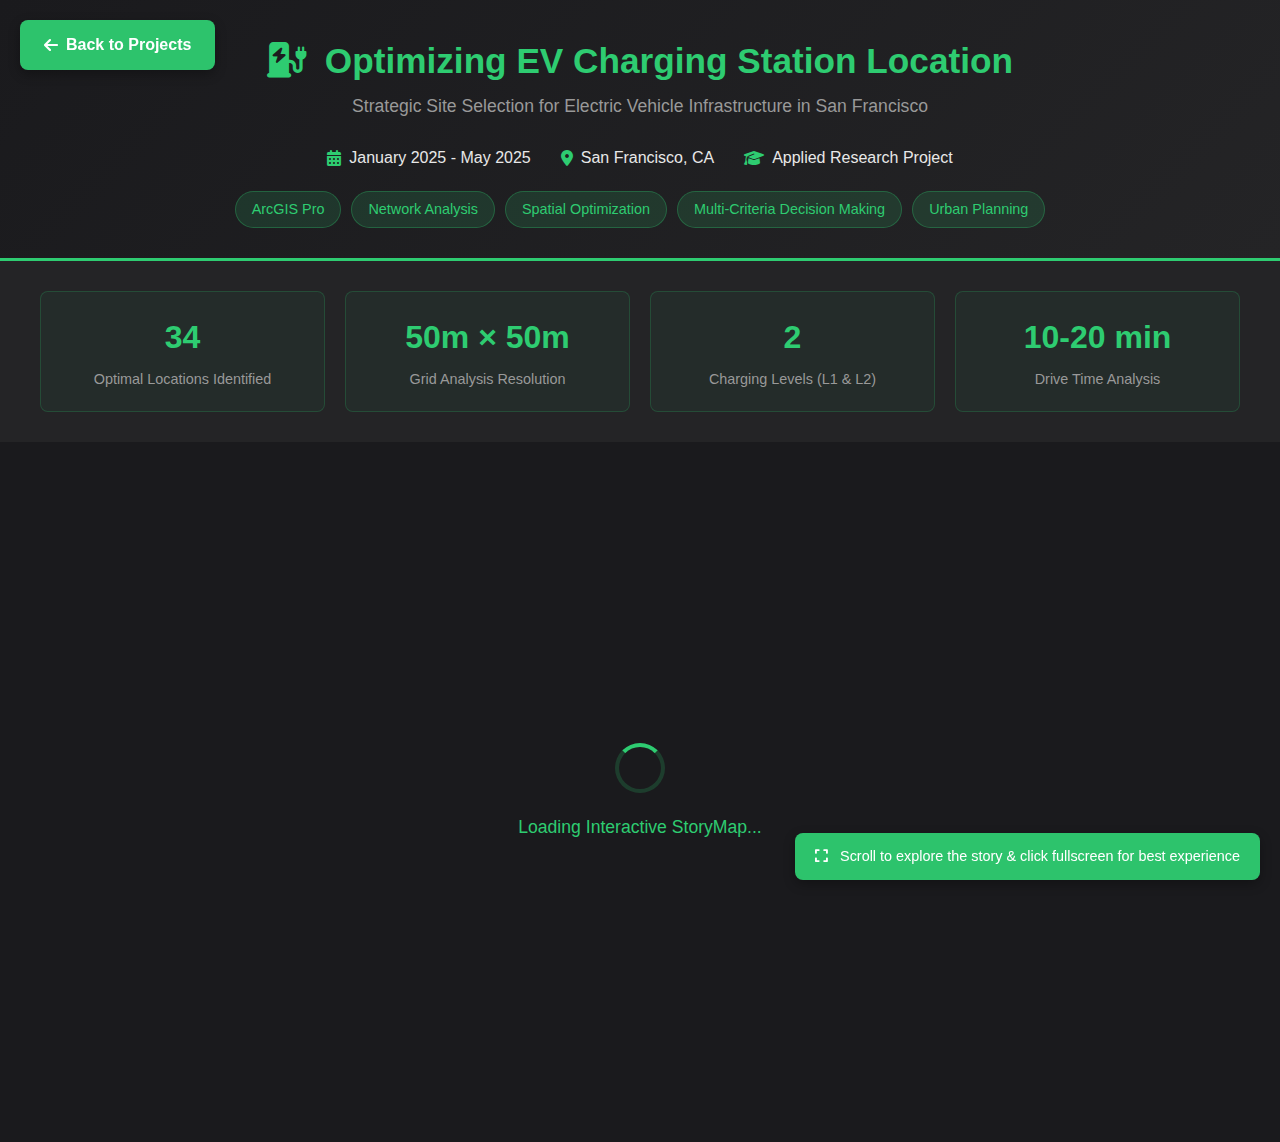
<file: project-ev-charging-storymap.html>
<!DOCTYPE html>
<html lang="en">
<head>
    <meta charset="UTF-8">
    <meta name="viewport" content="width=device-width, initial-scale=1.0">
    <meta name="description" content="Strategic Site Selection for EV Charging Infrastructure - San Francisco">
    <title>EV Charging Station Optimization | Yirui Hu</title>

    <!-- Bootstrap CSS -->
    <link href="https://cdn.jsdelivr.net/npm/bootstrap@5.3.0/dist/css/bootstrap.min.css" rel="stylesheet">
    <!-- Font Awesome -->
    <link rel="stylesheet" href="https://cdnjs.cloudflare.com/ajax/libs/font-awesome/6.4.0/css/all.min.css">
    <!-- Custom CSS -->
    <link rel="stylesheet" href="css/styles.css">

    <style>
        body {
            margin: 0;
            padding: 0;
            background: #1A1A1D;
            overflow-x: hidden;
        }

        /* 返回按钮 */
        .back-button {
            position: fixed;
            top: 20px;
            left: 20px;
            z-index: 1000;
            background: rgba(46, 204, 113, 0.95);
            color: white;
            padding: 12px 24px;
            border-radius: 8px;
            text-decoration: none;
            font-weight: 600;
            box-shadow: 0 4px 12px rgba(0, 0, 0, 0.3);
            transition: all 0.3s ease;
            backdrop-filter: blur(10px);
            display: flex;
            align-items: center;
            gap: 8px;
        }

        .back-button:hover {
            background: rgba(39, 174, 96, 0.95);
            color: white;
            transform: translateX(-3px);
            box-shadow: 0 6px 16px rgba(46, 204, 113, 0.4);
        }

        /* 项目头部信息卡片 */
        .project-header {
            background: linear-gradient(135deg, #1A1A1D 0%, #242426 100%);
            padding: 40px 20px 30px;
            margin-bottom: 0;
            border-bottom: 3px solid #2ECC71;
        }

        .project-title {
            color: #2ECC71;
            font-size: 2.2rem;
            font-weight: 700;
            margin-bottom: 10px;
            text-align: center;
        }

        .project-subtitle {
            color: #999;
            font-size: 1.1rem;
            text-align: center;
            margin-bottom: 25px;
        }

        .project-meta {
            display: flex;
            justify-content: center;
            gap: 30px;
            flex-wrap: wrap;
            margin-bottom: 20px;
        }

        .meta-item {
            display: flex;
            align-items: center;
            gap: 8px;
            color: #E8E8E8;
        }

        .meta-item i {
            color: #2ECC71;
        }

        .project-tags {
            display: flex;
            justify-content: center;
            gap: 10px;
            flex-wrap: wrap;
        }

        .tag {
            background: rgba(46, 204, 113, 0.15);
            color: #2ECC71;
            padding: 6px 16px;
            border-radius: 20px;
            font-size: 0.9rem;
            font-weight: 500;
            border: 1px solid rgba(46, 204, 113, 0.3);
        }

        /* StoryMap 容器 */
        .storymap-container {
            width: 100%;
            height: calc(100vh - 200px);
            min-height: 700px;
            background: #000;
            position: relative;
        }

        .storymap-iframe {
            width: 100%;
            height: 100%;
            border: none;
            display: block;
        }

        /* 加载动画 */
        .loading-overlay {
            position: absolute;
            top: 0;
            left: 0;
            width: 100%;
            height: 100%;
            background: #1A1A1D;
            display: flex;
            flex-direction: column;
            align-items: center;
            justify-content: center;
            z-index: 10;
            transition: opacity 0.5s ease;
        }

        .loading-overlay.hidden {
            opacity: 0;
            pointer-events: none;
        }

        .spinner {
            width: 50px;
            height: 50px;
            border: 4px solid rgba(46, 204, 113, 0.2);
            border-top-color: #2ECC71;
            border-radius: 50%;
            animation: spin 1s linear infinite;
        }

        @keyframes spin {
            to { transform: rotate(360deg); }
        }

        .loading-text {
            color: #2ECC71;
            margin-top: 20px;
            font-size: 1.1rem;
        }

        /* 项目亮点 */
        .project-highlights {
            background: #242426;
            padding: 30px 20px;
            margin-top: 0;
        }

        .highlights-container {
            max-width: 1200px;
            margin: 0 auto;
            display: grid;
            grid-template-columns: repeat(auto-fit, minmax(250px, 1fr));
            gap: 20px;
        }

        .highlight-card {
            background: rgba(46, 204, 113, 0.05);
            border: 1px solid rgba(46, 204, 113, 0.2);
            border-radius: 8px;
            padding: 20px;
            text-align: center;
            transition: all 0.3s ease;
        }

        .highlight-card:hover {
            background: rgba(46, 204, 113, 0.1);
            border-color: rgba(46, 204, 113, 0.4);
            transform: translateY(-3px);
        }

        .highlight-number {
            font-size: 2rem;
            font-weight: 700;
            color: #2ECC71;
            margin-bottom: 5px;
        }

        .highlight-label {
            color: #999;
            font-size: 0.9rem;
        }

        /* 响应式设计 */
        @media (max-width: 768px) {
            .project-title {
                font-size: 1.6rem;
            }

            .project-subtitle {
                font-size: 1rem;
            }

            .project-meta {
                flex-direction: column;
                gap: 15px;
                align-items: center;
            }

            .back-button {
                padding: 10px 18px;
                font-size: 0.9rem;
            }

            .storymap-container {
                height: calc(100vh - 250px);
                min-height: 500px;
            }

            .project-highlights {
                padding: 20px 10px;
            }

            .highlights-container {
                grid-template-columns: 1fr;
                gap: 15px;
            }
        }

        /* 全屏模式提示 */
        .fullscreen-tip {
            position: fixed;
            bottom: 20px;
            right: 20px;
            z-index: 999;
            background: rgba(46, 204, 113, 0.95);
            color: white;
            padding: 12px 20px;
            border-radius: 8px;
            font-size: 0.9rem;
            box-shadow: 0 4px 12px rgba(0, 0, 0, 0.3);
            animation: fadeIn 1s ease;
        }

        @keyframes fadeIn {
            from { opacity: 0; transform: translateY(20px); }
            to { opacity: 1; transform: translateY(0); }
        }

        .fullscreen-tip i {
            margin-right: 8px;
        }
    </style>
</head>
<body>
    <!-- 返回按钮 -->
    <a href="projects-list.html" class="back-button">
        <i class="fas fa-arrow-left"></i>
        Back to Projects
    </a>

    <!-- 项目头部 -->
    <div class="project-header">
        <div class="container">
            <h1 class="project-title">
                <i class="fas fa-charging-station me-2"></i>
                Optimizing EV Charging Station Location
            </h1>
            <p class="project-subtitle">Strategic Site Selection for Electric Vehicle Infrastructure in San Francisco</p>

            <div class="project-meta">
                <div class="meta-item">
                    <i class="fas fa-calendar-alt"></i>
                    <span>January 2025 - May 2025</span>
                </div>
                <div class="meta-item">
                    <i class="fas fa-map-marker-alt"></i>
                    <span>San Francisco, CA</span>
                </div>
                <div class="meta-item">
                    <i class="fas fa-graduation-cap"></i>
                    <span>Applied Research Project</span>
                </div>
            </div>

            <div class="project-tags">
                <span class="tag">ArcGIS Pro</span>
                <span class="tag">Network Analysis</span>
                <span class="tag">Spatial Optimization</span>
                <span class="tag">Multi-Criteria Decision Making</span>
                <span class="tag">Urban Planning</span>
            </div>
        </div>
    </div>

    <!-- 项目亮点 -->
    <div class="project-highlights">
        <div class="highlights-container">
            <div class="highlight-card">
                <div class="highlight-number">34</div>
                <div class="highlight-label">Optimal Locations Identified</div>
            </div>
            <div class="highlight-card">
                <div class="highlight-number">50m × 50m</div>
                <div class="highlight-label">Grid Analysis Resolution</div>
            </div>
            <div class="highlight-card">
                <div class="highlight-number">2</div>
                <div class="highlight-label">Charging Levels (L1 & L2)</div>
            </div>
            <div class="highlight-card">
                <div class="highlight-number">10-20 min</div>
                <div class="highlight-label">Drive Time Analysis</div>
            </div>
        </div>
    </div>

    <!-- StoryMap 嵌入 -->
    <div class="storymap-container">
        <!-- 加载动画 -->
        <div class="loading-overlay" id="loadingOverlay">
            <div class="spinner"></div>
            <div class="loading-text">Loading Interactive StoryMap...</div>
        </div>

        <!-- StoryMap iframe -->
        <iframe
            id="storymapIframe"
            class="storymap-iframe"
            src="https://storymaps.arcgis.com/stories/cb58ec72cdad4b45bd2da5720500455d"
            frameborder="0"
            allowfullscreen
            allow="geolocation">
        </iframe>
    </div>

    <!-- 全屏提示 -->
    <div class="fullscreen-tip" id="fullscreenTip">
        <i class="fas fa-expand"></i>
        Scroll to explore the story & click fullscreen for best experience
    </div>

    <!-- JavaScript -->
    <script>
        // StoryMap 加载完成后隐藏加载动画
        const iframe = document.getElementById('storymapIframe');
        const loadingOverlay = document.getElementById('loadingOverlay');
        const fullscreenTip = document.getElementById('fullscreenTip');

        iframe.addEventListener('load', function() {
            setTimeout(function() {
                loadingOverlay.classList.add('hidden');
            }, 500);
        });

        // 3秒后自动隐藏全屏提示
        setTimeout(function() {
            if (fullscreenTip) {
                fullscreenTip.style.opacity = '0';
                fullscreenTip.style.transition = 'opacity 0.5s ease';
                setTimeout(function() {
                    fullscreenTip.style.display = 'none';
                }, 500);
            }
        }, 5000);

        // 如果加载超过10秒，也隐藏加载动画
        setTimeout(function() {
            if (!loadingOverlay.classList.contains('hidden')) {
                loadingOverlay.classList.add('hidden');
            }
        }, 10000);
    </script>

    <!-- Bootstrap JS -->
    <script src="https://cdn.jsdelivr.net/npm/bootstrap@5.3.0/dist/js/bootstrap.bundle.min.js"></script>
</body>
</html>
</file>
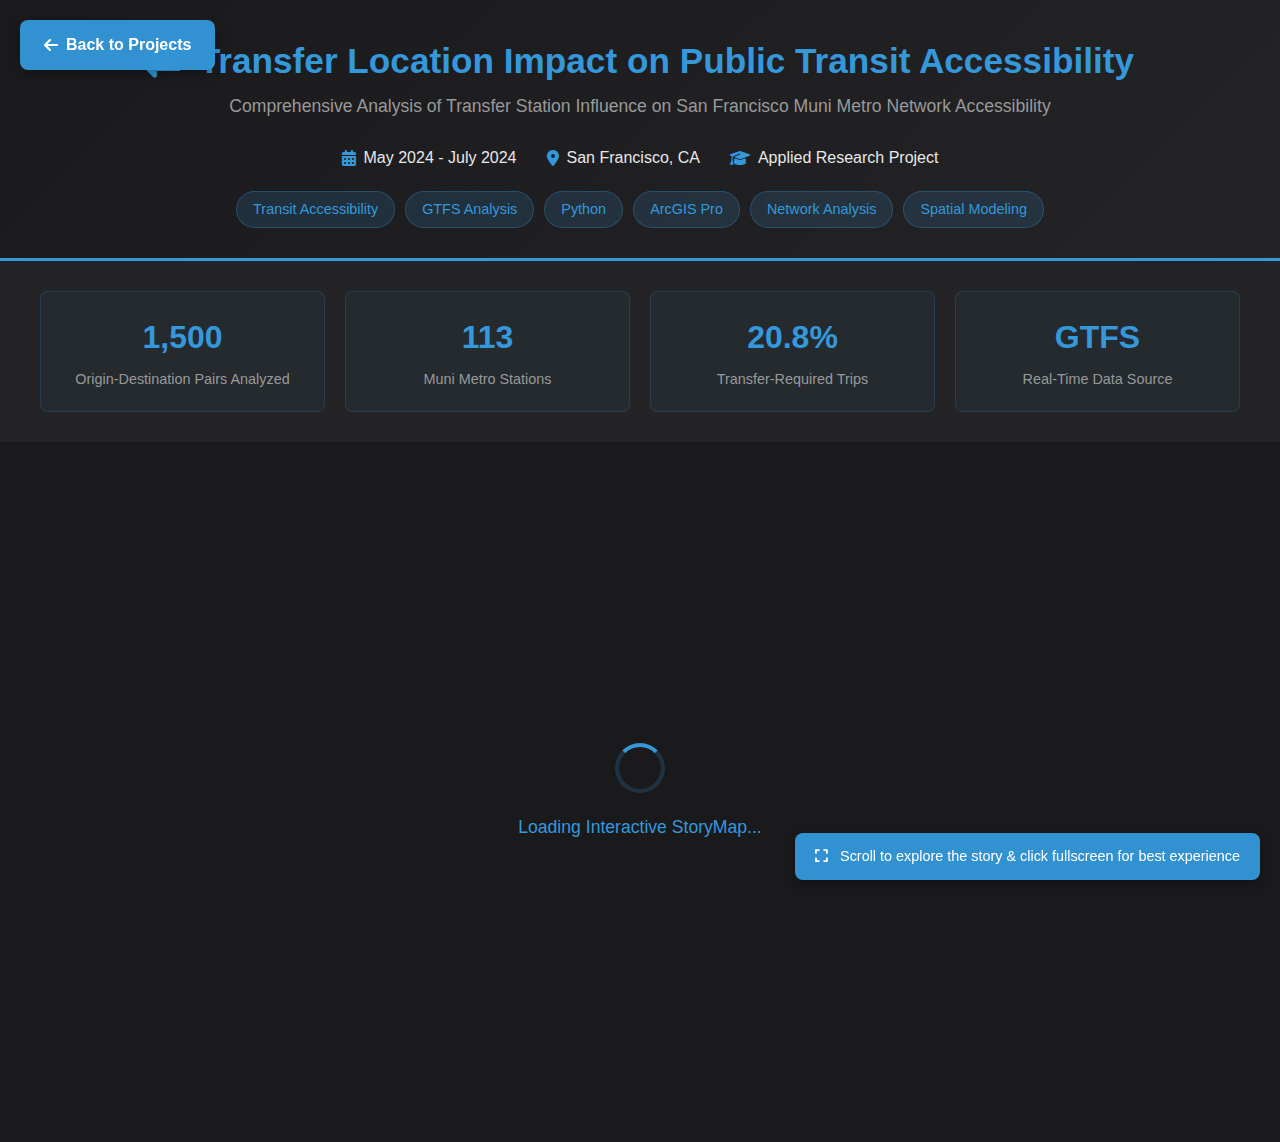
<file: project-sf-transit-storymap.html>
<!DOCTYPE html>
<html lang="en">
<head>
    <meta charset="UTF-8">
    <meta name="viewport" content="width=device-width, initial-scale=1.0">
    <meta name="description" content="Transfer Location Impact on Public Transit Accessibility - San Francisco">
    <title>SF Transit Accessibility Analysis | Yirui Hu</title>

    <!-- Bootstrap CSS -->
    <link href="https://cdn.jsdelivr.net/npm/bootstrap@5.3.0/dist/css/bootstrap.min.css" rel="stylesheet">
    <!-- Font Awesome -->
    <link rel="stylesheet" href="https://cdnjs.cloudflare.com/ajax/libs/font-awesome/6.4.0/css/all.min.css">
    <!-- Custom CSS -->
    <link rel="stylesheet" href="css/styles.css">

    <style>
        body {
            margin: 0;
            padding: 0;
            background: #1A1A1D;
            overflow-x: hidden;
        }

        /* 返回按钮 */
        .back-button {
            position: fixed;
            top: 20px;
            left: 20px;
            z-index: 1000;
            background: rgba(52, 152, 219, 0.95);
            color: white;
            padding: 12px 24px;
            border-radius: 8px;
            text-decoration: none;
            font-weight: 600;
            box-shadow: 0 4px 12px rgba(0, 0, 0, 0.3);
            transition: all 0.3s ease;
            backdrop-filter: blur(10px);
            display: flex;
            align-items: center;
            gap: 8px;
        }

        .back-button:hover {
            background: rgba(41, 128, 185, 0.95);
            color: white;
            transform: translateX(-3px);
            box-shadow: 0 6px 16px rgba(52, 152, 219, 0.4);
        }

        /* 项目头部信息卡片 */
        .project-header {
            background: linear-gradient(135deg, #1A1A1D 0%, #242426 100%);
            padding: 40px 20px 30px;
            margin-bottom: 0;
            border-bottom: 3px solid #3498DB;
        }

        .project-title {
            color: #3498DB;
            font-size: 2.2rem;
            font-weight: 700;
            margin-bottom: 10px;
            text-align: center;
        }

        .project-subtitle {
            color: #999;
            font-size: 1.1rem;
            text-align: center;
            margin-bottom: 25px;
        }

        .project-meta {
            display: flex;
            justify-content: center;
            gap: 30px;
            flex-wrap: wrap;
            margin-bottom: 20px;
        }

        .meta-item {
            display: flex;
            align-items: center;
            gap: 8px;
            color: #E8E8E8;
        }

        .meta-item i {
            color: #3498DB;
        }

        .project-tags {
            display: flex;
            justify-content: center;
            gap: 10px;
            flex-wrap: wrap;
        }

        .tag {
            background: rgba(52, 152, 219, 0.15);
            color: #3498DB;
            padding: 6px 16px;
            border-radius: 20px;
            font-size: 0.9rem;
            font-weight: 500;
            border: 1px solid rgba(52, 152, 219, 0.3);
        }

        /* StoryMap 容器 */
        .storymap-container {
            width: 100%;
            height: calc(100vh - 200px);
            min-height: 700px;
            background: #000;
            position: relative;
        }

        .storymap-iframe {
            width: 100%;
            height: 100%;
            border: none;
            display: block;
        }

        /* 加载动画 */
        .loading-overlay {
            position: absolute;
            top: 0;
            left: 0;
            width: 100%;
            height: 100%;
            background: #1A1A1D;
            display: flex;
            flex-direction: column;
            align-items: center;
            justify-content: center;
            z-index: 10;
            transition: opacity 0.5s ease;
        }

        .loading-overlay.hidden {
            opacity: 0;
            pointer-events: none;
        }

        .spinner {
            width: 50px;
            height: 50px;
            border: 4px solid rgba(52, 152, 219, 0.2);
            border-top-color: #3498DB;
            border-radius: 50%;
            animation: spin 1s linear infinite;
        }

        @keyframes spin {
            to { transform: rotate(360deg); }
        }

        .loading-text {
            color: #3498DB;
            margin-top: 20px;
            font-size: 1.1rem;
        }

        /* 项目亮点 */
        .project-highlights {
            background: #242426;
            padding: 30px 20px;
            margin-top: 0;
        }

        .highlights-container {
            max-width: 1200px;
            margin: 0 auto;
            display: grid;
            grid-template-columns: repeat(auto-fit, minmax(250px, 1fr));
            gap: 20px;
        }

        .highlight-card {
            background: rgba(52, 152, 219, 0.05);
            border: 1px solid rgba(52, 152, 219, 0.2);
            border-radius: 8px;
            padding: 20px;
            text-align: center;
            transition: all 0.3s ease;
        }

        .highlight-card:hover {
            background: rgba(52, 152, 219, 0.1);
            border-color: rgba(52, 152, 219, 0.4);
            transform: translateY(-3px);
        }

        .highlight-number {
            font-size: 2rem;
            font-weight: 700;
            color: #3498DB;
            margin-bottom: 5px;
        }

        .highlight-label {
            color: #999;
            font-size: 0.9rem;
        }

        /* 响应式设计 */
        @media (max-width: 768px) {
            .project-title {
                font-size: 1.6rem;
            }

            .project-subtitle {
                font-size: 1rem;
            }

            .project-meta {
                flex-direction: column;
                gap: 15px;
                align-items: center;
            }

            .back-button {
                padding: 10px 18px;
                font-size: 0.9rem;
            }

            .storymap-container {
                height: calc(100vh - 250px);
                min-height: 500px;
            }

            .project-highlights {
                padding: 20px 10px;
            }

            .highlights-container {
                grid-template-columns: 1fr;
                gap: 15px;
            }
        }

        /* 全屏模式提示 */
        .fullscreen-tip {
            position: fixed;
            bottom: 20px;
            right: 20px;
            z-index: 999;
            background: rgba(52, 152, 219, 0.95);
            color: white;
            padding: 12px 20px;
            border-radius: 8px;
            font-size: 0.9rem;
            box-shadow: 0 4px 12px rgba(0, 0, 0, 0.3);
            animation: fadeIn 1s ease;
        }

        @keyframes fadeIn {
            from { opacity: 0; transform: translateY(20px); }
            to { opacity: 1; transform: translateY(0); }
        }

        .fullscreen-tip i {
            margin-right: 8px;
        }
    </style>
</head>
<body>
    <!-- 返回按钮 -->
    <a href="projects.html" class="back-button">
        <i class="fas fa-arrow-left"></i>
        Back to Projects
    </a>

    <!-- 项目头部 -->
    <div class="project-header">
        <div class="container">
            <h1 class="project-title">
                <i class="fas fa-exchange-alt me-2"></i>
                Transfer Location Impact on Public Transit Accessibility
            </h1>
            <p class="project-subtitle">Comprehensive Analysis of Transfer Station Influence on San Francisco Muni Metro Network Accessibility</p>

            <div class="project-meta">
                <div class="meta-item">
                    <i class="fas fa-calendar-alt"></i>
                    <span>May 2024 - July 2024</span>
                </div>
                <div class="meta-item">
                    <i class="fas fa-map-marker-alt"></i>
                    <span>San Francisco, CA</span>
                </div>
                <div class="meta-item">
                    <i class="fas fa-graduation-cap"></i>
                    <span>Applied Research Project</span>
                </div>
            </div>

            <div class="project-tags">
                <span class="tag">Transit Accessibility</span>
                <span class="tag">GTFS Analysis</span>
                <span class="tag">Python</span>
                <span class="tag">ArcGIS Pro</span>
                <span class="tag">Network Analysis</span>
                <span class="tag">Spatial Modeling</span>
            </div>
        </div>
    </div>

    <!-- 项目亮点 -->
    <div class="project-highlights">
        <div class="highlights-container">
            <div class="highlight-card">
                <div class="highlight-number">1,500</div>
                <div class="highlight-label">Origin-Destination Pairs Analyzed</div>
            </div>
            <div class="highlight-card">
                <div class="highlight-number">113</div>
                <div class="highlight-label">Muni Metro Stations</div>
            </div>
            <div class="highlight-card">
                <div class="highlight-number">20.8%</div>
                <div class="highlight-label">Transfer-Required Trips</div>
            </div>
            <div class="highlight-card">
                <div class="highlight-number">GTFS</div>
                <div class="highlight-label">Real-Time Data Source</div>
            </div>
        </div>
    </div>

    <!-- StoryMap 嵌入 -->
    <div class="storymap-container">
        <!-- 加载动画 -->
        <div class="loading-overlay" id="loadingOverlay">
            <div class="spinner"></div>
            <div class="loading-text">Loading Interactive StoryMap...</div>
        </div>

        <!-- StoryMap iframe -->
        <iframe
            id="storymapIframe"
            class="storymap-iframe"
            src="https://storymaps.arcgis.com/stories/cb58ec72cdad4b45bd2da5720500455d"
            frameborder="0"
            allowfullscreen
            allow="geolocation">
        </iframe>
    </div>

    <!-- 全屏提示 -->
    <div class="fullscreen-tip" id="fullscreenTip">
        <i class="fas fa-expand"></i>
        Scroll to explore the story & click fullscreen for best experience
    </div>

    <!-- JavaScript -->
    <script>
        // StoryMap 加载完成后隐藏加载动画
        const iframe = document.getElementById('storymapIframe');
        const loadingOverlay = document.getElementById('loadingOverlay');
        const fullscreenTip = document.getElementById('fullscreenTip');

        iframe.addEventListener('load', function() {
            setTimeout(function() {
                loadingOverlay.classList.add('hidden');
            }, 500);
        });

        // 5秒后自动隐藏全屏提示
        setTimeout(function() {
            if (fullscreenTip) {
                fullscreenTip.style.opacity = '0';
                fullscreenTip.style.transition = 'opacity 0.5s ease';
                setTimeout(function() {
                    fullscreenTip.style.display = 'none';
                }, 500);
            }
        }, 5000);

        // 如果加载超过10秒，也隐藏加载动画
        setTimeout(function() {
            if (!loadingOverlay.classList.contains('hidden')) {
                loadingOverlay.classList.add('hidden');
            }
        }, 10000);
    </script>

    <!-- Bootstrap JS -->
    <script src="https://cdn.jsdelivr.net/npm/bootstrap@5.3.0/dist/js/bootstrap.bundle.min.js"></script>
</body>
</html>
</file>
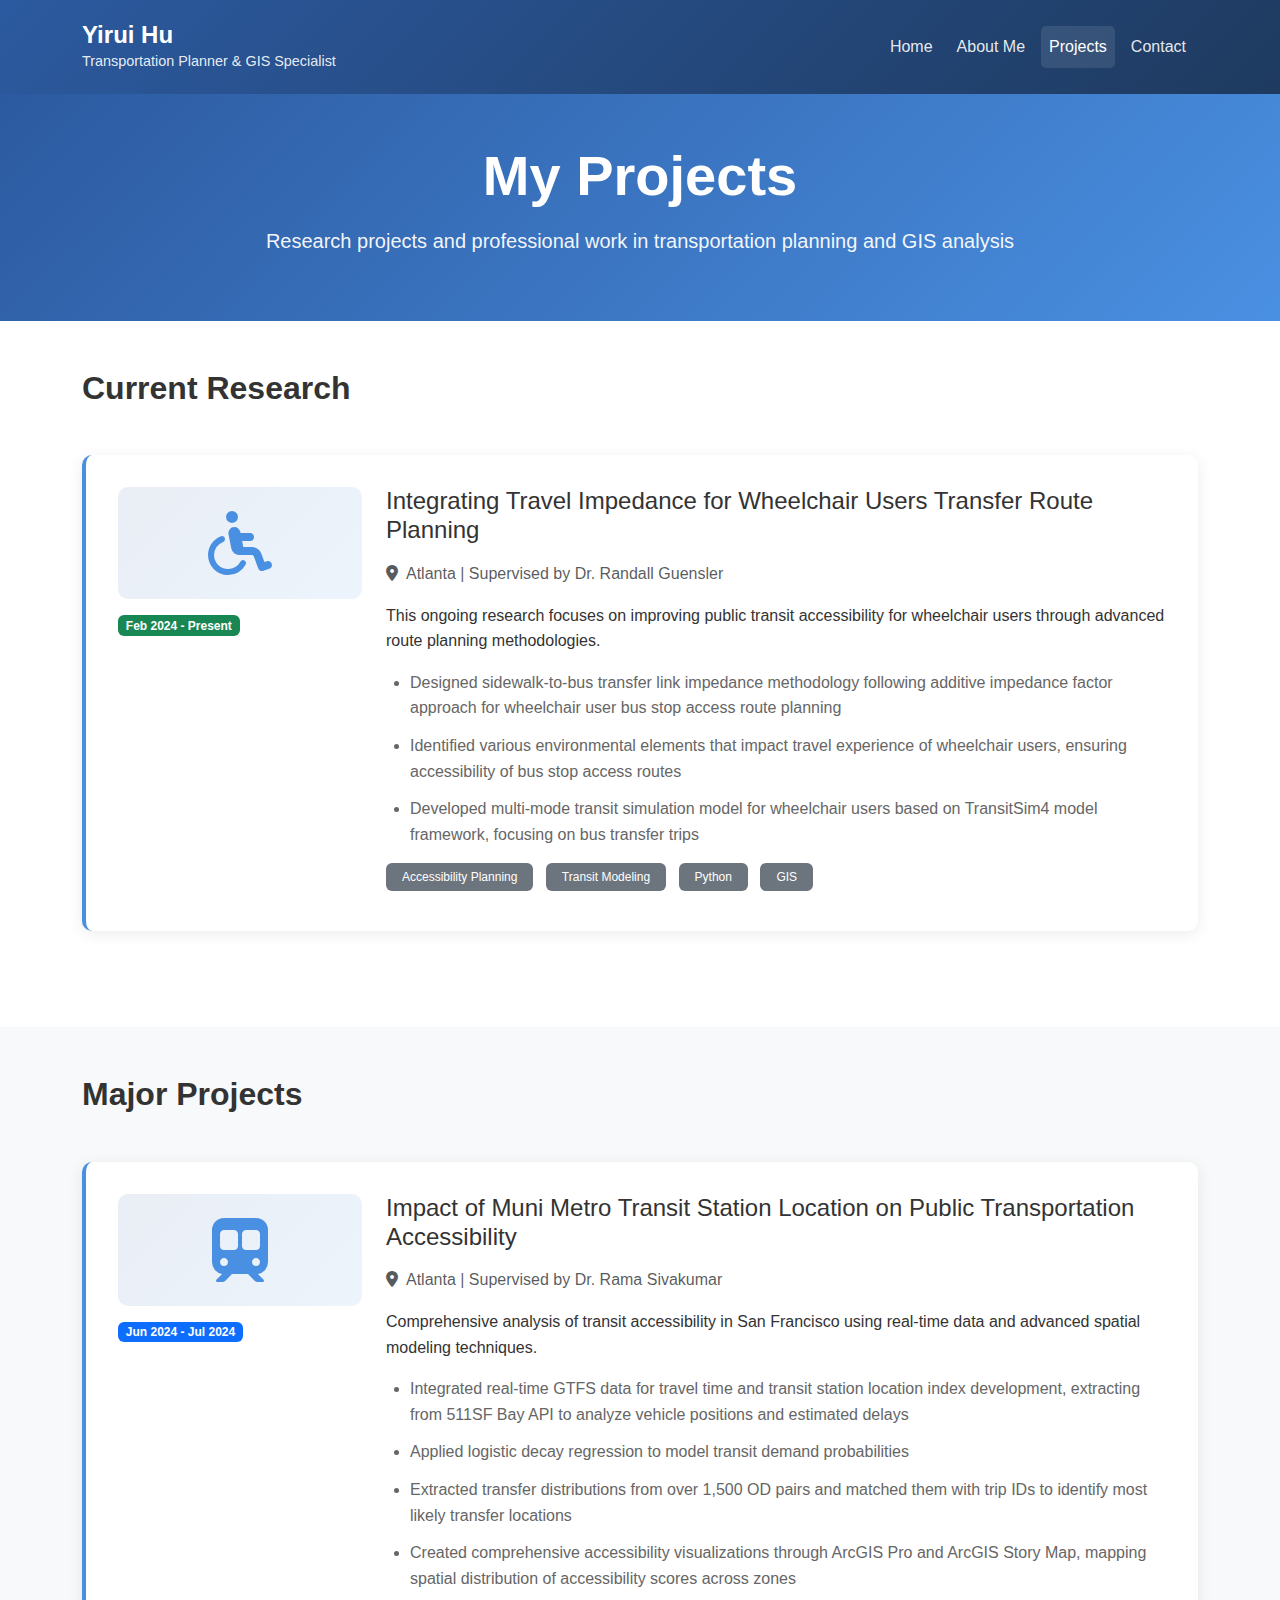
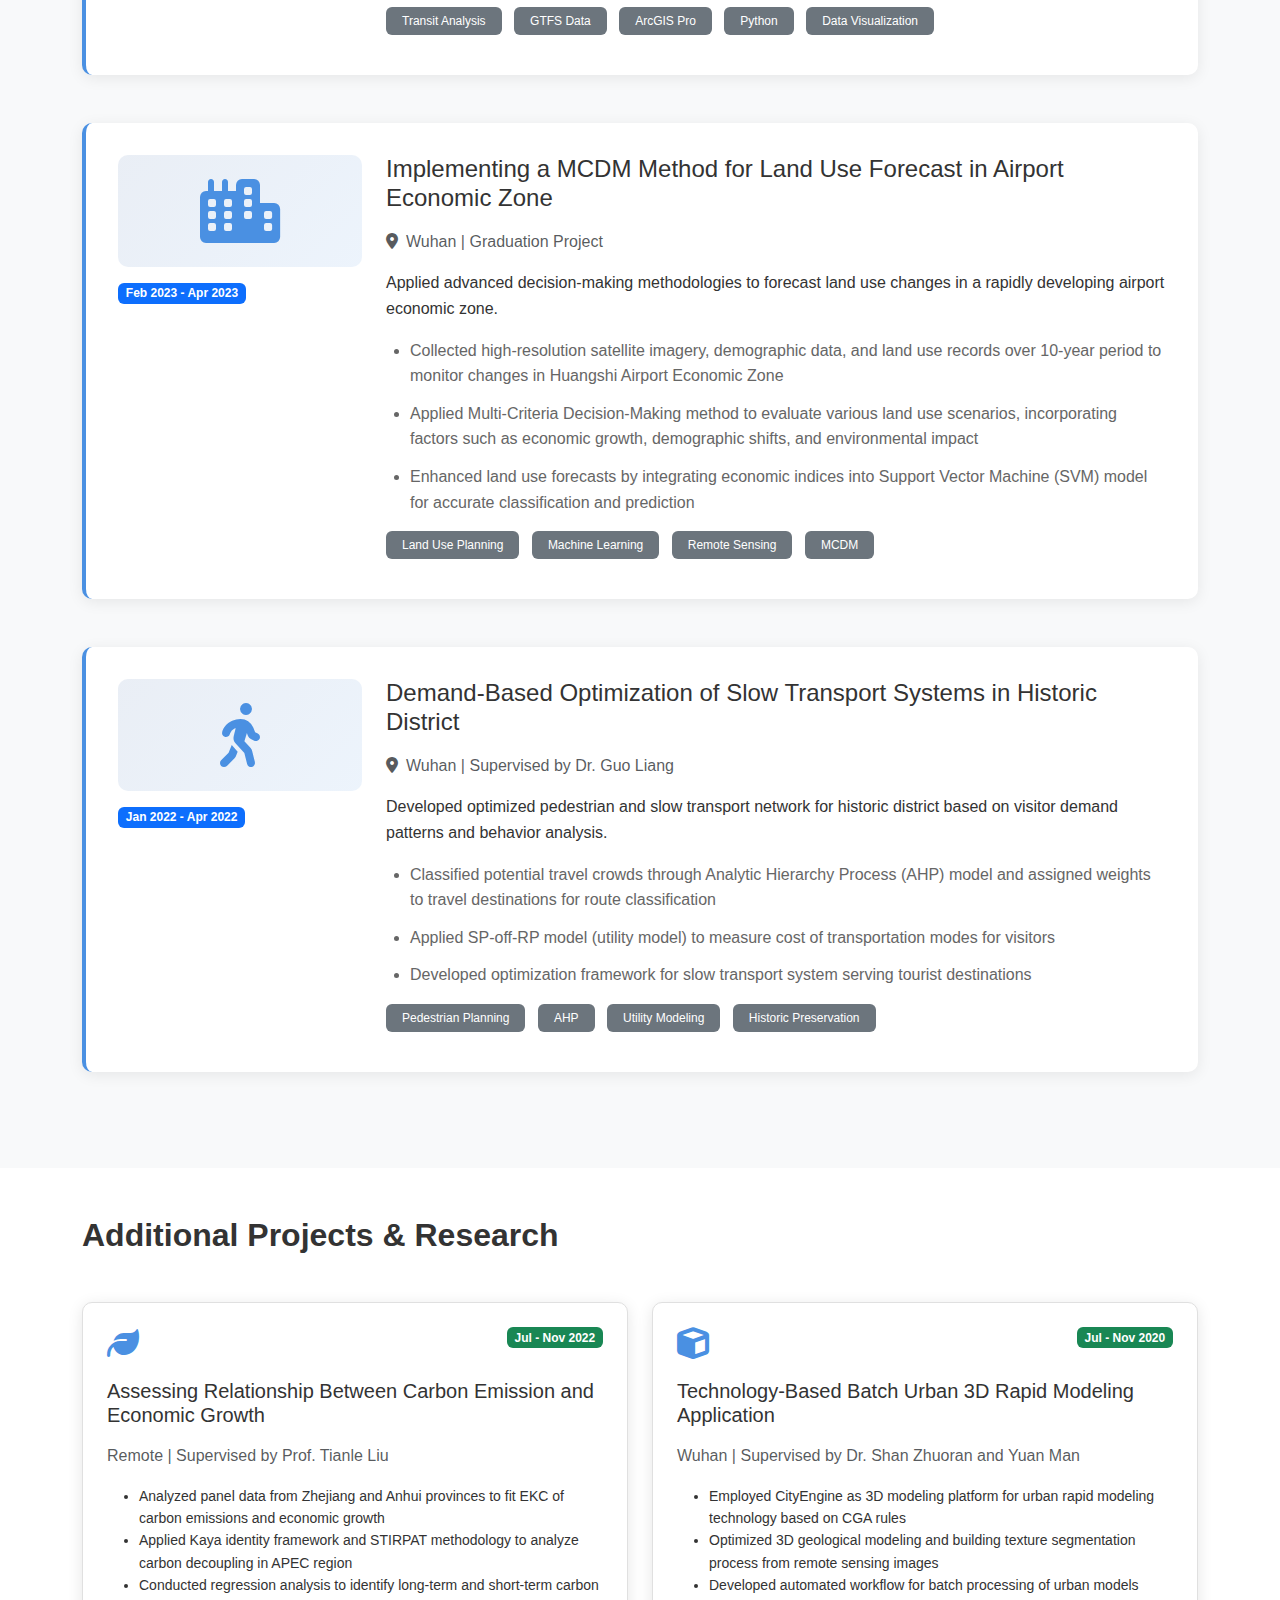
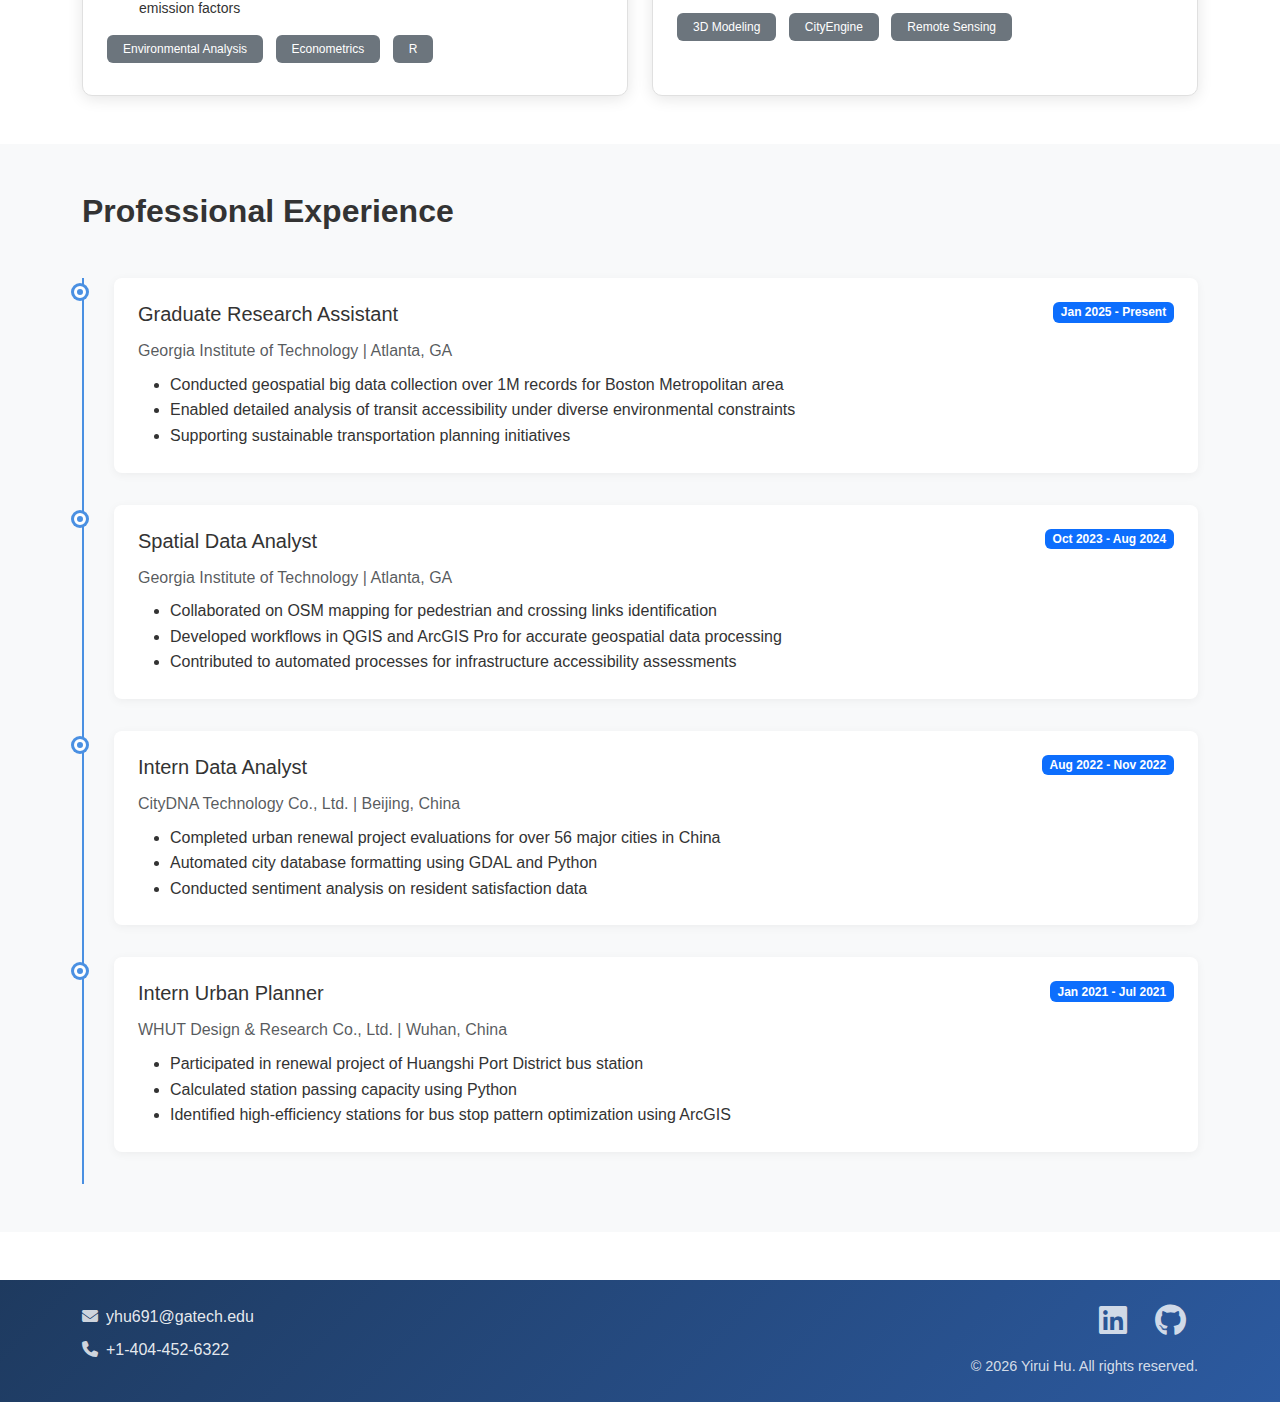
<file: projects.html>
<!DOCTYPE html>
<html lang="en">
<head>
    <meta charset="UTF-8">
    <meta name="viewport" content="width=device-width, initial-scale=1.0">
    <meta name="description" content="Yirui Hu's Transportation Planning Projects and Research">
    <title>Projects | Yirui Hu</title>
    <!-- Bootstrap CSS -->
    <link href="https://cdn.jsdelivr.net/npm/bootstrap@5.3.0/dist/css/bootstrap.min.css" rel="stylesheet">
    <!-- Font Awesome for icons -->
    <link rel="stylesheet" href="https://cdnjs.cloudflare.com/ajax/libs/font-awesome/6.4.0/css/all.min.css">
    <!-- Custom CSS -->
    <link rel="stylesheet" href="css/styles.css">
</head>
<body>
    <!-- Header -->
    <header class="header-section">
        <nav class="navbar navbar-expand-lg navbar-dark">
            <div class="container">
                <a class="navbar-brand" href="index.html">
                    <h2 class="mb-0">Yirui Hu</h2>
                    <p class="profession mb-0">Transportation Planner & GIS Specialist</p>
                </a>
                <button class="navbar-toggler" type="button" data-bs-toggle="collapse" data-bs-target="#navbarNav"
                        aria-controls="navbarNav" aria-expanded="false" aria-label="Toggle navigation">
                    <span class="navbar-toggler-icon"></span>
                </button>
                <div class="collapse navbar-collapse justify-content-end" id="navbarNav">
                    <ul class="navbar-nav">
                        <li class="nav-item">
                            <a class="nav-link" href="index.html">Home</a>
                        </li>
                        <li class="nav-item">
                            <a class="nav-link" href="aboutme.html">About Me</a>
                        </li>
                        <li class="nav-item">
                            <a class="nav-link active" href="projects.html">Projects</a>
                        </li>
                        <li class="nav-item">
                            <a class="nav-link" href="contact.html">Contact</a>
                        </li>
                    </ul>
                </div>
            </div>
        </nav>
    </header>

    <!-- Main Content -->
    <main>
        <!-- Page Header -->
        <section class="page-header py-5">
            <div class="container">
                <h1 class="display-4 fw-bold text-center mb-3">My Projects</h1>
                <p class="lead text-center">Research projects and professional work in transportation planning and GIS analysis</p>
            </div>
        </section>

        <!-- Current Research -->
        <section class="projects-section py-5">
            <div class="container">
                <h2 class="mb-5">Current Research</h2>

                <!-- Wheelchair Accessibility Project -->
                <div class="project-detail-card mb-5">
                    <div class="row">
                        <div class="col-lg-3 mb-3 mb-lg-0">
                            <div class="project-icon-large">
                                <i class="fas fa-wheelchair fa-4x"></i>
                            </div>
                            <span class="badge bg-success mt-3">Feb 2024 - Present</span>
                        </div>
                        <div class="col-lg-9">
                            <h3 class="h4 mb-3">Integrating Travel Impedance for Wheelchair Users Transfer Route Planning</h3>
                            <p class="text-muted mb-3"><i class="fas fa-map-marker-alt me-2"></i>Atlanta | Supervised by Dr. Randall Guensler</p>
                            <p class="mb-3">
                                This ongoing research focuses on improving public transit accessibility for wheelchair users
                                through advanced route planning methodologies.
                            </p>
                            <ul class="project-highlights mb-3">
                                <li>Designed sidewalk-to-bus transfer link impedance methodology following additive impedance
                                factor approach for wheelchair user bus stop access route planning</li>
                                <li>Identified various environmental elements that impact travel experience of wheelchair users,
                                ensuring accessibility of bus stop access routes</li>
                                <li>Developed multi-mode transit simulation model for wheelchair users based on TransitSim4
                                model framework, focusing on bus transfer trips</li>
                            </ul>
                            <div class="project-tags">
                                <span class="badge bg-secondary">Accessibility Planning</span>
                                <span class="badge bg-secondary">Transit Modeling</span>
                                <span class="badge bg-secondary">Python</span>
                                <span class="badge bg-secondary">GIS</span>
                            </div>
                        </div>
                    </div>
                </div>
            </div>
        </section>

        <!-- Major Projects -->
        <section class="projects-section py-5 bg-light">
            <div class="container">
                <h2 class="mb-5">Major Projects</h2>

                <!-- Muni Metro Project -->
                <div class="project-detail-card mb-5">
                    <div class="row">
                        <div class="col-lg-3 mb-3 mb-lg-0">
                            <div class="project-icon-large">
                                <i class="fas fa-subway fa-4x"></i>
                            </div>
                            <span class="badge bg-primary mt-3">Jun 2024 - Jul 2024</span>
                        </div>
                        <div class="col-lg-9">
                            <h3 class="h4 mb-3">Impact of Muni Metro Transit Station Location on Public Transportation Accessibility</h3>
                            <p class="text-muted mb-3"><i class="fas fa-map-marker-alt me-2"></i>Atlanta | Supervised by Dr. Rama Sivakumar</p>
                            <p class="mb-3">
                                Comprehensive analysis of transit accessibility in San Francisco using real-time data and
                                advanced spatial modeling techniques.
                            </p>
                            <ul class="project-highlights mb-3">
                                <li>Integrated real-time GTFS data for travel time and transit station location index development,
                                extracting from 511SF Bay API to analyze vehicle positions and estimated delays</li>
                                <li>Applied logistic decay regression to model transit demand probabilities</li>
                                <li>Extracted transfer distributions from over 1,500 OD pairs and matched them with trip IDs
                                to identify most likely transfer locations</li>
                                <li>Created comprehensive accessibility visualizations through ArcGIS Pro and ArcGIS Story Map,
                                mapping spatial distribution of accessibility scores across zones</li>
                            </ul>
                            <div class="project-tags">
                                <span class="badge bg-secondary">Transit Analysis</span>
                                <span class="badge bg-secondary">GTFS Data</span>
                                <span class="badge bg-secondary">ArcGIS Pro</span>
                                <span class="badge bg-secondary">Python</span>
                                <span class="badge bg-secondary">Data Visualization</span>
                            </div>
                        </div>
                    </div>
                </div>

                <!-- Land Use Forecast Project -->
                <div class="project-detail-card mb-5">
                    <div class="row">
                        <div class="col-lg-3 mb-3 mb-lg-0">
                            <div class="project-icon-large">
                                <i class="fas fa-city fa-4x"></i>
                            </div>
                            <span class="badge bg-primary mt-3">Feb 2023 - Apr 2023</span>
                        </div>
                        <div class="col-lg-9">
                            <h3 class="h4 mb-3">Implementing a MCDM Method for Land Use Forecast in Airport Economic Zone</h3>
                            <p class="text-muted mb-3"><i class="fas fa-map-marker-alt me-2"></i>Wuhan | Graduation Project</p>
                            <p class="mb-3">
                                Applied advanced decision-making methodologies to forecast land use changes in a rapidly
                                developing airport economic zone.
                            </p>
                            <ul class="project-highlights mb-3">
                                <li>Collected high-resolution satellite imagery, demographic data, and land use records over
                                10-year period to monitor changes in Huangshi Airport Economic Zone</li>
                                <li>Applied Multi-Criteria Decision-Making method to evaluate various land use scenarios,
                                incorporating factors such as economic growth, demographic shifts, and environmental impact</li>
                                <li>Enhanced land use forecasts by integrating economic indices into Support Vector Machine (SVM)
                                model for accurate classification and prediction</li>
                            </ul>
                            <div class="project-tags">
                                <span class="badge bg-secondary">Land Use Planning</span>
                                <span class="badge bg-secondary">Machine Learning</span>
                                <span class="badge bg-secondary">Remote Sensing</span>
                                <span class="badge bg-secondary">MCDM</span>
                            </div>
                        </div>
                    </div>
                </div>

                <!-- Historic District Project -->
                <div class="project-detail-card mb-5">
                    <div class="row">
                        <div class="col-lg-3 mb-3 mb-lg-0">
                            <div class="project-icon-large">
                                <i class="fas fa-walking fa-4x"></i>
                            </div>
                            <span class="badge bg-primary mt-3">Jan 2022 - Apr 2022</span>
                        </div>
                        <div class="col-lg-9">
                            <h3 class="h4 mb-3">Demand-Based Optimization of Slow Transport Systems in Historic District</h3>
                            <p class="text-muted mb-3"><i class="fas fa-map-marker-alt me-2"></i>Wuhan | Supervised by Dr. Guo Liang</p>
                            <p class="mb-3">
                                Developed optimized pedestrian and slow transport network for historic district based on
                                visitor demand patterns and behavior analysis.
                            </p>
                            <ul class="project-highlights mb-3">
                                <li>Classified potential travel crowds through Analytic Hierarchy Process (AHP) model and
                                assigned weights to travel destinations for route classification</li>
                                <li>Applied SP-off-RP model (utility model) to measure cost of transportation modes for visitors</li>
                                <li>Developed optimization framework for slow transport system serving tourist destinations</li>
                            </ul>
                            <div class="project-tags">
                                <span class="badge bg-secondary">Pedestrian Planning</span>
                                <span class="badge bg-secondary">AHP</span>
                                <span class="badge bg-secondary">Utility Modeling</span>
                                <span class="badge bg-secondary">Historic Preservation</span>
                            </div>
                        </div>
                    </div>
                </div>
            </div>
        </section>

        <!-- Additional Projects -->
        <section class="projects-section py-5">
            <div class="container">
                <h2 class="mb-5">Additional Projects & Research</h2>

                <div class="row g-4">
                    <!-- Carbon Emission Project -->
                    <div class="col-md-6">
                        <div class="project-card h-100">
                            <div class="project-card-body p-4">
                                <div class="d-flex justify-content-between align-items-start mb-3">
                                    <div class="project-icon">
                                        <i class="fas fa-leaf fa-2x"></i>
                                    </div>
                                    <span class="badge bg-success">Jul - Nov 2022</span>
                                </div>
                                <h3 class="h5 mb-3">Assessing Relationship Between Carbon Emission and Economic Growth</h3>
                                <p class="text-muted mb-3">Remote | Supervised by Prof. Tianle Liu</p>
                                <ul class="small mb-3">
                                    <li>Analyzed panel data from Zhejiang and Anhui provinces to fit EKC of carbon emissions
                                    and economic growth</li>
                                    <li>Applied Kaya identity framework and STIRPAT methodology to analyze carbon decoupling
                                    in APEC region</li>
                                    <li>Conducted regression analysis to identify long-term and short-term carbon emission factors</li>
                                </ul>
                                <div class="project-tags">
                                    <span class="badge bg-secondary">Environmental Analysis</span>
                                    <span class="badge bg-secondary">Econometrics</span>
                                    <span class="badge bg-secondary">R</span>
                                </div>
                            </div>
                        </div>
                    </div>

                    <!-- 3D Modeling Project -->
                    <div class="col-md-6">
                        <div class="project-card h-100">
                            <div class="project-card-body p-4">
                                <div class="d-flex justify-content-between align-items-start mb-3">
                                    <div class="project-icon">
                                        <i class="fas fa-cube fa-2x"></i>
                                    </div>
                                    <span class="badge bg-success">Jul - Nov 2020</span>
                                </div>
                                <h3 class="h5 mb-3">Technology-Based Batch Urban 3D Rapid Modeling Application</h3>
                                <p class="text-muted mb-3">Wuhan | Supervised by Dr. Shan Zhuoran and Yuan Man</p>
                                <ul class="small mb-3">
                                    <li>Employed CityEngine as 3D modeling platform for urban rapid modeling technology
                                    based on CGA rules</li>
                                    <li>Optimized 3D geological modeling and building texture segmentation process from
                                    remote sensing images</li>
                                    <li>Developed automated workflow for batch processing of urban models</li>
                                </ul>
                                <div class="project-tags">
                                    <span class="badge bg-secondary">3D Modeling</span>
                                    <span class="badge bg-secondary">CityEngine</span>
                                    <span class="badge bg-secondary">Remote Sensing</span>
                                </div>
                            </div>
                        </div>
                    </div>
                </div>
            </div>
        </section>

        <!-- Professional Experience Highlights -->
        <section class="experience-section py-5 bg-light">
            <div class="container">
                <h2 class="mb-5">Professional Experience</h2>

                <div class="timeline">
                    <!-- Graduate Research Assistant -->
                    <div class="timeline-item">
                        <div class="timeline-marker"></div>
                        <div class="timeline-content">
                            <div class="d-flex justify-content-between align-items-start mb-2">
                                <h3 class="h5 mb-1">Graduate Research Assistant</h3>
                                <span class="badge bg-primary">Jan 2025 - Present</span>
                            </div>
                            <p class="text-muted mb-2">Georgia Institute of Technology | Atlanta, GA</p>
                            <ul class="mb-0">
                                <li>Conducted geospatial big data collection over 1M records for Boston Metropolitan area</li>
                                <li>Enabled detailed analysis of transit accessibility under diverse environmental constraints</li>
                                <li>Supporting sustainable transportation planning initiatives</li>
                            </ul>
                        </div>
                    </div>

                    <!-- Spatial Data Analyst -->
                    <div class="timeline-item">
                        <div class="timeline-marker"></div>
                        <div class="timeline-content">
                            <div class="d-flex justify-content-between align-items-start mb-2">
                                <h3 class="h5 mb-1">Spatial Data Analyst</h3>
                                <span class="badge bg-primary">Oct 2023 - Aug 2024</span>
                            </div>
                            <p class="text-muted mb-2">Georgia Institute of Technology | Atlanta, GA</p>
                            <ul class="mb-0">
                                <li>Collaborated on OSM mapping for pedestrian and crossing links identification</li>
                                <li>Developed workflows in QGIS and ArcGIS Pro for accurate geospatial data processing</li>
                                <li>Contributed to automated processes for infrastructure accessibility assessments</li>
                            </ul>
                        </div>
                    </div>

                    <!-- CityDNA Technology -->
                    <div class="timeline-item">
                        <div class="timeline-marker"></div>
                        <div class="timeline-content">
                            <div class="d-flex justify-content-between align-items-start mb-2">
                                <h3 class="h5 mb-1">Intern Data Analyst</h3>
                                <span class="badge bg-primary">Aug 2022 - Nov 2022</span>
                            </div>
                            <p class="text-muted mb-2">CityDNA Technology Co., Ltd. | Beijing, China</p>
                            <ul class="mb-0">
                                <li>Completed urban renewal project evaluations for over 56 major cities in China</li>
                                <li>Automated city database formatting using GDAL and Python</li>
                                <li>Conducted sentiment analysis on resident satisfaction data</li>
                            </ul>
                        </div>
                    </div>

                    <!-- WHUT Design -->
                    <div class="timeline-item">
                        <div class="timeline-marker"></div>
                        <div class="timeline-content">
                            <div class="d-flex justify-content-between align-items-start mb-2">
                                <h3 class="h5 mb-1">Intern Urban Planner</h3>
                                <span class="badge bg-primary">Jan 2021 - Jul 2021</span>
                            </div>
                            <p class="text-muted mb-2">WHUT Design & Research Co., Ltd. | Wuhan, China</p>
                            <ul class="mb-0">
                                <li>Participated in renewal project of Huangshi Port District bus station</li>
                                <li>Calculated station passing capacity using Python</li>
                                <li>Identified high-efficiency stations for bus stop pattern optimization using ArcGIS</li>
                            </ul>
                        </div>
                    </div>
                </div>
            </div>
        </section>
    </main>

    <!-- Footer -->
    <footer class="footer-section py-4">
        <div class="container">
            <div class="row">
                <div class="col-md-6 mb-3 mb-md-0">
                    <p class="mb-2"><i class="fas fa-envelope me-2"></i>yhu691@gatech.edu</p>
                    <p class="mb-0"><i class="fas fa-phone me-2"></i>+1-404-452-6322</p>
                </div>
                <div class="col-md-6 text-md-end">
                    <div class="social-links mb-3">
                        <a href="https://www.linkedin.com/in/yirui-shirley-hu/" target="_blank" class="social-icon" aria-label="LinkedIn">
                            <i class="fab fa-linkedin fa-2x"></i>
                        </a>
                        <a href="https://github.com/YiruiHu" target="_blank" class="social-icon" aria-label="GitHub">
                            <i class="fab fa-github fa-2x"></i>
                        </a>
                    </div>
                    <p class="copyright mb-0">&copy; 2024 Yirui Hu. All rights reserved.</p>
                </div>
            </div>
        </div>
    </footer>

    <!-- Bootstrap JS -->
    <script src="https://cdn.jsdelivr.net/npm/bootstrap@5.3.0/dist/js/bootstrap.bundle.min.js"></script>
    <!-- Custom JS -->
    <script src="js/script.js"></script>
</body>
</html>
</file>
<file: css/styles.css>
/* ========================================
   Custom CSS for Yirui Hu Portfolio Website
   ======================================== */

/* Color Variables */
:root {
    --primary-color: #2c5aa0;
    --secondary-color: #1e3a5f;
    --accent-color: #4a90e2;
    --text-dark: #333333;
    --text-light: #666666;
    --bg-light: #f8f9fa;
    --bg-white: #ffffff;
    --border-color: #e0e0e0;
    --success-color: #28a745;
    --transition-speed: 0.3s;
}

/* Global Styles */
* {
    margin: 0;
    padding: 0;
    box-sizing: border-box;
}

body {
    font-family: 'Segoe UI', Tahoma, Geneva, Verdana, sans-serif;
    color: var(--text-dark);
    line-height: 1.6;
    overflow-x: hidden;
}

h1, h2, h3, h4, h5, h6 {
    font-weight: 600;
    color: var(--text-dark);
}

a {
    text-decoration: none;
    transition: all var(--transition-speed) ease;
}

/* ========================================
   Header & Navigation
   ======================================== */

.header-section {
    background: linear-gradient(135deg, var(--primary-color) 0%, var(--secondary-color) 100%);
    box-shadow: 0 2px 10px rgba(0, 0, 0, 0.1);
}

.navbar {
    padding: 1rem 0;
}

.navbar-brand h2 {
    color: var(--bg-white);
    font-size: 1.5rem;
    margin: 0;
}

.navbar-brand .profession {
    color: rgba(255, 255, 255, 0.9);
    font-size: 0.9rem;
    font-weight: 400;
}

.navbar-brand:hover {
    opacity: 0.9;
}

.navbar-nav .nav-link {
    color: rgba(255, 255, 255, 0.9);
    font-weight: 500;
    padding: 0.5rem 1rem;
    margin: 0 0.25rem;
    border-radius: 5px;
    transition: all var(--transition-speed) ease;
}

.navbar-nav .nav-link:hover,
.navbar-nav .nav-link.active {
    color: var(--bg-white);
    background-color: rgba(255, 255, 255, 0.1);
}

/* ========================================
   Hero Section
   ======================================== */

.hero-section {
    background: linear-gradient(135deg, var(--primary-color) 0%, var(--accent-color) 100%);
    color: var(--bg-white);
    padding: 6rem 0;
    position: relative;
    overflow: hidden;
}

.hero-section::before {
    content: '';
    position: absolute;
    top: 0;
    left: 0;
    right: 0;
    bottom: 0;
    background: url('data:image/svg+xml,<svg xmlns="http://www.w3.org/2000/svg" viewBox="0 0 1440 320"><path fill="rgba(255,255,255,0.1)" d="M0,96L48,112C96,128,192,160,288,160C384,160,480,128,576,122.7C672,117,768,139,864,144C960,149,1056,139,1152,122.7C1248,107,1344,85,1392,74.7L1440,64L1440,320L1392,320C1344,320,1248,320,1152,320C1056,320,960,320,864,320C768,320,672,320,576,320C480,320,384,320,288,320C192,320,96,320,48,320L0,320Z"></path></svg>');
    background-size: cover;
    background-position: bottom;
    opacity: 0.3;
}

.hero-section .container {
    position: relative;
    z-index: 1;
}

.hero-section h1 {
    color: var(--bg-white);
    animation: fadeInUp 1s ease;
}

.hero-section .lead {
    font-size: 1.25rem;
    opacity: 0.95;
}

.min-vh-75 {
    min-height: 75vh;
}

/* Animations */
@keyframes fadeInUp {
    from {
        opacity: 0;
        transform: translateY(30px);
    }
    to {
        opacity: 1;
        transform: translateY(0);
    }
}

.fade-in {
    animation: fadeInUp 1s ease;
}

.fade-in-delay {
    animation: fadeInUp 1s ease 0.3s backwards;
}

.fade-in-delay-2 {
    animation: fadeInUp 1s ease 0.6s backwards;
}

.hero-buttons .btn {
    margin: 0.5rem;
}

/* ========================================
   Overview Cards
   ======================================== */

.overview-section {
    margin-top: -3rem;
    position: relative;
    z-index: 10;
}

.overview-card {
    background: var(--bg-white);
    border-radius: 10px;
    box-shadow: 0 5px 20px rgba(0, 0, 0, 0.1);
    transition: transform var(--transition-speed) ease, box-shadow var(--transition-speed) ease;
}

.overview-card:hover {
    transform: translateY(-10px);
    box-shadow: 0 10px 30px rgba(0, 0, 0, 0.15);
}

.overview-card .icon-wrapper i {
    color: var(--accent-color);
}

/* ========================================
   Page Header
   ======================================== */

.page-header {
    background: linear-gradient(135deg, var(--primary-color) 0%, var(--accent-color) 100%);
    color: var(--bg-white);
}

.page-header h1 {
    color: var(--bg-white);
}

.page-header .lead {
    color: rgba(255, 255, 255, 0.95);
}

/* ========================================
   Project Cards
   ======================================== */

.project-card {
    background: var(--bg-white);
    border-radius: 10px;
    box-shadow: 0 3px 15px rgba(0, 0, 0, 0.1);
    transition: all var(--transition-speed) ease;
    height: 100%;
    border: 1px solid var(--border-color);
}

.project-card:hover {
    transform: translateY(-5px);
    box-shadow: 0 8px 25px rgba(0, 0, 0, 0.15);
}

.project-card-body {
    height: 100%;
    display: flex;
    flex-direction: column;
}

.project-card .btn {
    margin-top: auto;
}

.project-detail-card {
    background: var(--bg-white);
    padding: 2rem;
    border-radius: 10px;
    box-shadow: 0 3px 15px rgba(0, 0, 0, 0.08);
    border-left: 4px solid var(--accent-color);
}

.project-icon {
    color: var(--accent-color);
}

.project-icon-large {
    text-align: center;
    padding: 1.5rem;
    background: linear-gradient(135deg, rgba(44, 90, 160, 0.1) 0%, rgba(74, 144, 226, 0.1) 100%);
    border-radius: 10px;
}

.project-icon-large i {
    color: var(--accent-color);
}

.project-highlights {
    padding-left: 1.5rem;
}

.project-highlights li {
    margin-bottom: 0.75rem;
    color: var(--text-light);
}

.project-tags .badge {
    margin-right: 0.5rem;
    margin-bottom: 0.5rem;
    padding: 0.5rem 1rem;
    font-weight: 500;
}

/* ========================================
   Skills Section
   ======================================== */

.skill-category {
    padding: 1.5rem;
    background: var(--bg-white);
    border-radius: 8px;
    box-shadow: 0 2px 10px rgba(0, 0, 0, 0.05);
}

.skill-badge {
    background: linear-gradient(135deg, var(--primary-color) 0%, var(--accent-color) 100%);
    color: var(--bg-white);
    padding: 0.75rem 1rem;
    border-radius: 8px;
    text-align: center;
    font-weight: 500;
    font-size: 0.9rem;
    transition: all var(--transition-speed) ease;
}

.skill-badge:hover {
    transform: translateY(-3px);
    box-shadow: 0 5px 15px rgba(44, 90, 160, 0.3);
}

/* ========================================
   Education Section
   ======================================== */

.education-item {
    padding: 1.5rem;
    background: var(--bg-white);
    border-radius: 8px;
    box-shadow: 0 2px 10px rgba(0, 0, 0, 0.05);
    border-left: 4px solid var(--accent-color);
}

.degree-info {
    padding-left: 1rem;
    border-left: 2px solid var(--border-color);
    margin-top: 1rem;
}

/* ========================================
   Timeline
   ======================================== */

.timeline {
    position: relative;
    padding-left: 2rem;
}

.timeline::before {
    content: '';
    position: absolute;
    left: 0;
    top: 0;
    bottom: 0;
    width: 2px;
    background: var(--accent-color);
}

.timeline-item {
    position: relative;
    padding-bottom: 2rem;
}

.timeline-marker {
    position: absolute;
    left: -2.5rem;
    top: 0.5rem;
    width: 12px;
    height: 12px;
    border-radius: 50%;
    background: var(--accent-color);
    border: 3px solid var(--bg-white);
    box-shadow: 0 0 0 3px var(--accent-color);
}

.timeline-content {
    background: var(--bg-white);
    padding: 1.5rem;
    border-radius: 8px;
    box-shadow: 0 2px 10px rgba(0, 0, 0, 0.05);
}

/* ========================================
   Contact Section
   ======================================== */

.contact-info-item {
    padding: 1rem;
    background: var(--bg-white);
    border-radius: 8px;
    transition: all var(--transition-speed) ease;
}

.contact-info-item:hover {
    background: var(--bg-light);
}

.contact-link {
    color: var(--accent-color);
    font-weight: 500;
}

.contact-link:hover {
    color: var(--primary-color);
    text-decoration: underline;
}

.social-link-card {
    background: var(--bg-white);
    border: 2px solid var(--border-color);
    border-radius: 8px;
    transition: all var(--transition-speed) ease;
    color: var(--text-dark);
}

.social-link-card:hover {
    border-color: var(--accent-color);
    background: var(--bg-light);
    transform: translateX(10px);
    box-shadow: 0 5px 15px rgba(0, 0, 0, 0.1);
}

.contact-form-wrapper {
    background: var(--bg-white);
    padding: 2rem;
    border-radius: 10px;
    box-shadow: 0 5px 20px rgba(0, 0, 0, 0.1);
}

.contact-form .form-control,
.contact-form .form-select {
    border: 2px solid var(--border-color);
    padding: 0.75rem;
    border-radius: 5px;
    transition: all var(--transition-speed) ease;
}

.contact-form .form-control:focus,
.contact-form .form-select:focus {
    border-color: var(--accent-color);
    box-shadow: 0 0 0 0.2rem rgba(74, 144, 226, 0.25);
}

.availability-card {
    background: var(--bg-white);
    border-radius: 8px;
    box-shadow: 0 3px 15px rgba(0, 0, 0, 0.08);
    transition: all var(--transition-speed) ease;
}

.availability-card:hover {
    transform: translateY(-5px);
    box-shadow: 0 8px 20px rgba(0, 0, 0, 0.12);
}

/* ========================================
   Career Goals Section
   ======================================== */

.goal-item {
    padding: 1.5rem;
    background: var(--bg-white);
    border-radius: 8px;
    box-shadow: 0 2px 10px rgba(0, 0, 0, 0.05);
    transition: all var(--transition-speed) ease;
}

.goal-item:hover {
    box-shadow: 0 5px 20px rgba(0, 0, 0, 0.1);
    transform: translateX(10px);
}

/* ========================================
   Footer
   ======================================== */

.footer-section {
    background: linear-gradient(135deg, var(--secondary-color) 0%, var(--primary-color) 100%);
    color: var(--bg-white);
    margin-top: 3rem;
}

.footer-section p {
    color: rgba(255, 255, 255, 0.9);
    margin-bottom: 0.5rem;
}

.footer-section i {
    color: rgba(255, 255, 255, 0.8);
}

.social-links .social-icon {
    color: var(--bg-white);
    margin: 0 0.75rem;
    display: inline-block;
    transition: all var(--transition-speed) ease;
}

.social-links .social-icon:hover {
    color: var(--accent-color);
    transform: translateY(-3px);
}

.copyright {
    font-size: 0.9rem;
    opacity: 0.9;
}

/* ========================================
   Buttons
   ======================================== */

.btn-primary {
    background: linear-gradient(135deg, var(--primary-color) 0%, var(--accent-color) 100%);
    border: none;
    padding: 0.75rem 2rem;
    font-weight: 500;
    transition: all var(--transition-speed) ease;
}

.btn-primary:hover {
    transform: translateY(-2px);
    box-shadow: 0 5px 20px rgba(44, 90, 160, 0.4);
    background: linear-gradient(135deg, var(--accent-color) 0%, var(--primary-color) 100%);
}

.btn-outline-light {
    border: 2px solid var(--bg-white);
    color: var(--bg-white);
    padding: 0.75rem 2rem;
    font-weight: 500;
    transition: all var(--transition-speed) ease;
}

.btn-outline-light:hover {
    background: var(--bg-white);
    color: var(--primary-color);
    transform: translateY(-2px);
    box-shadow: 0 5px 20px rgba(255, 255, 255, 0.3);
}

.btn-outline-primary {
    border: 2px solid var(--primary-color);
    color: var(--primary-color);
    transition: all var(--transition-speed) ease;
}

.btn-outline-primary:hover {
    background: var(--primary-color);
    color: var(--bg-white);
    transform: translateY(-2px);
    box-shadow: 0 3px 15px rgba(44, 90, 160, 0.3);
}

/* ========================================
   Accordion
   ======================================== */

.accordion-item {
    border: 1px solid var(--border-color);
    margin-bottom: 1rem;
    border-radius: 8px;
    overflow: hidden;
}

.accordion-button {
    background: var(--bg-white);
    color: var(--text-dark);
    font-weight: 500;
}

.accordion-button:not(.collapsed) {
    background: linear-gradient(135deg, rgba(44, 90, 160, 0.1) 0%, rgba(74, 144, 226, 0.1) 100%);
    color: var(--primary-color);
}

.accordion-button:focus {
    box-shadow: 0 0 0 0.2rem rgba(74, 144, 226, 0.25);
    border-color: var(--accent-color);
}

/* ========================================
   Responsive Design
   ======================================== */

@media (max-width: 768px) {
    .hero-section {
        padding: 4rem 0;
    }

    .hero-section h1 {
        font-size: 2rem;
    }

    .hero-section .lead {
        font-size: 1rem;
    }

    .overview-section {
        margin-top: 0;
    }

    .timeline::before {
        left: 0;
    }

    .timeline {
        padding-left: 1.5rem;
    }

    .timeline-marker {
        left: -2rem;
    }

    .project-detail-card {
        padding: 1rem;
    }

    .social-links .social-icon {
        margin: 0 0.5rem;
    }
}

@media (max-width: 576px) {
    .navbar-brand h2 {
        font-size: 1.2rem;
    }

    .navbar-brand .profession {
        font-size: 0.8rem;
    }

    .hero-buttons .btn {
        display: block;
        margin: 0.5rem auto;
        width: 100%;
        max-width: 300px;
    }

    .skill-badge {
        font-size: 0.8rem;
        padding: 0.5rem 0.75rem;
    }
}

/* ========================================
   Utilities
   ======================================== */

.bg-gradient-primary {
    background: linear-gradient(135deg, var(--primary-color) 0%, var(--accent-color) 100%);
}

.text-gradient {
    background: linear-gradient(135deg, var(--primary-color) 0%, var(--accent-color) 100%);
    -webkit-background-clip: text;
    -webkit-text-fill-color: transparent;
    background-clip: text;
}

.shadow-custom {
    box-shadow: 0 5px 20px rgba(0, 0, 0, 0.1);
}

.border-gradient {
    border-image: linear-gradient(135deg, var(--primary-color) 0%, var(--accent-color) 100%) 1;
}
</file>
